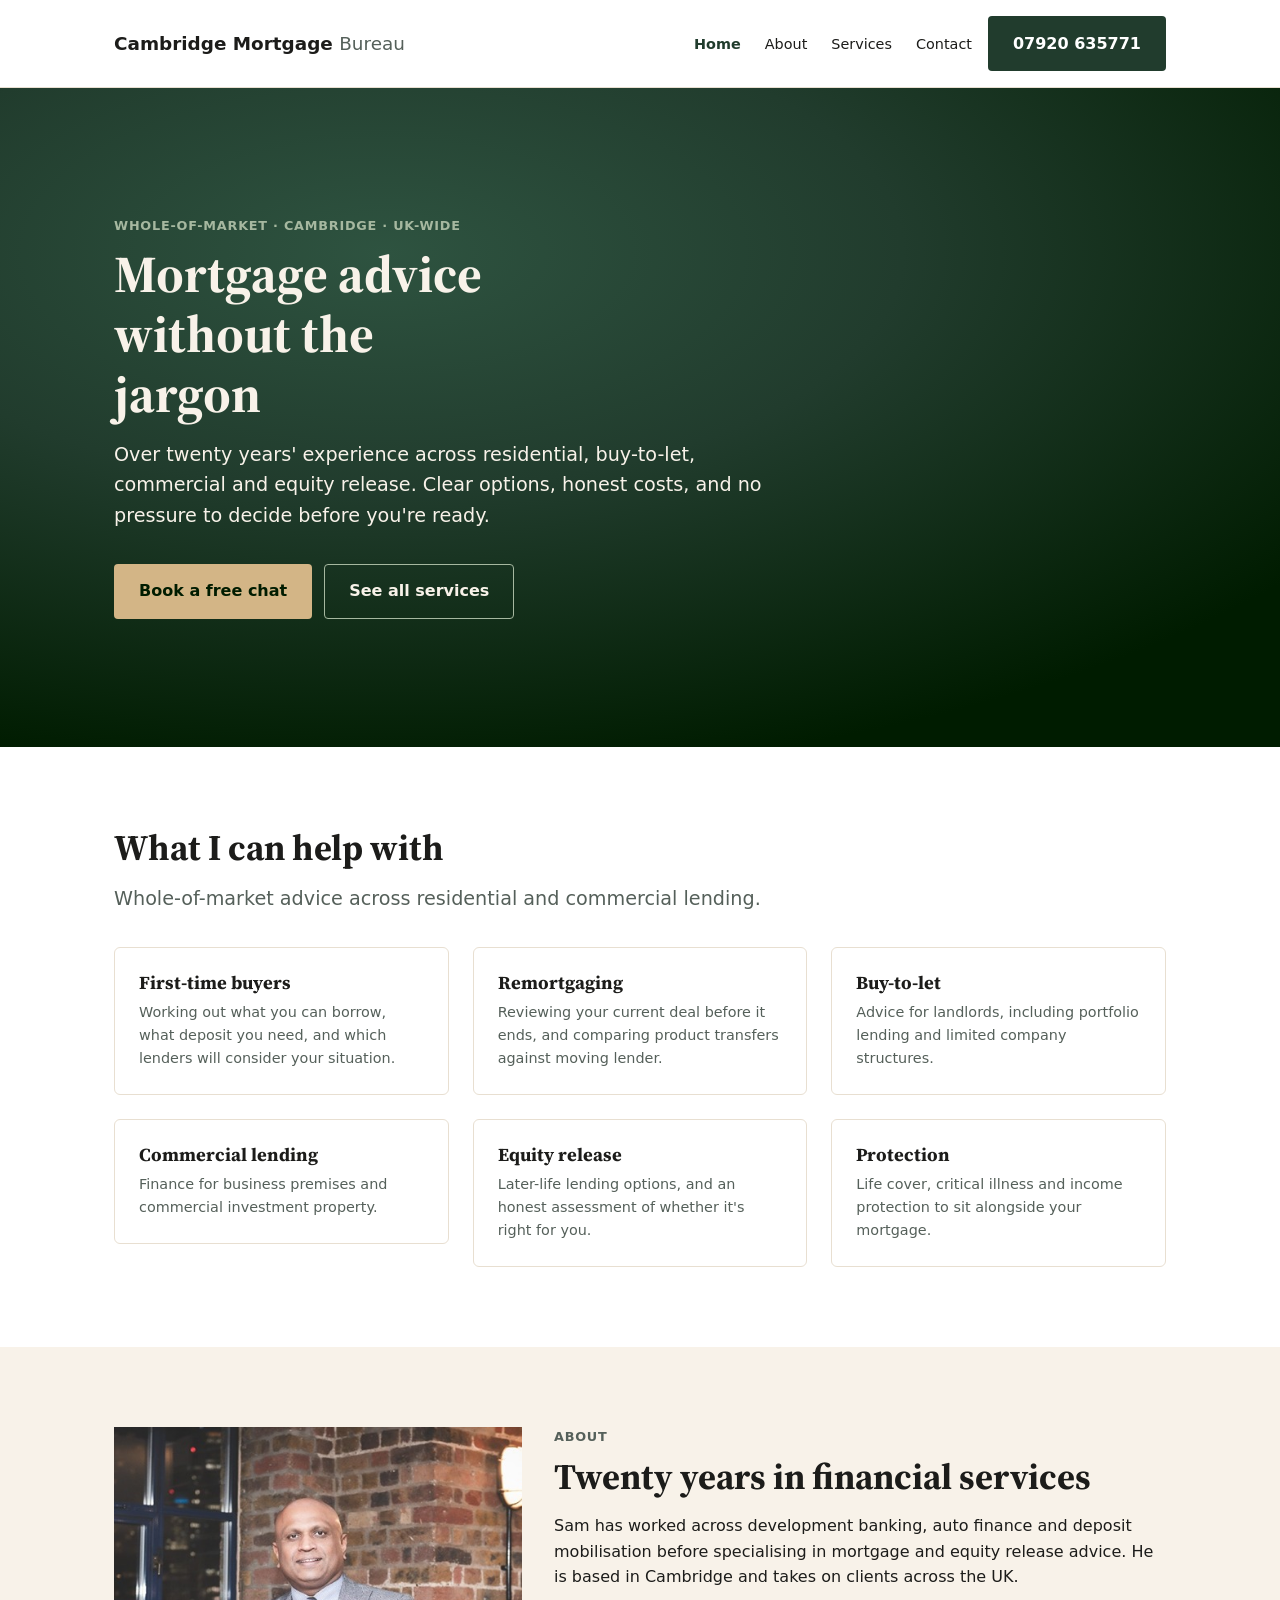
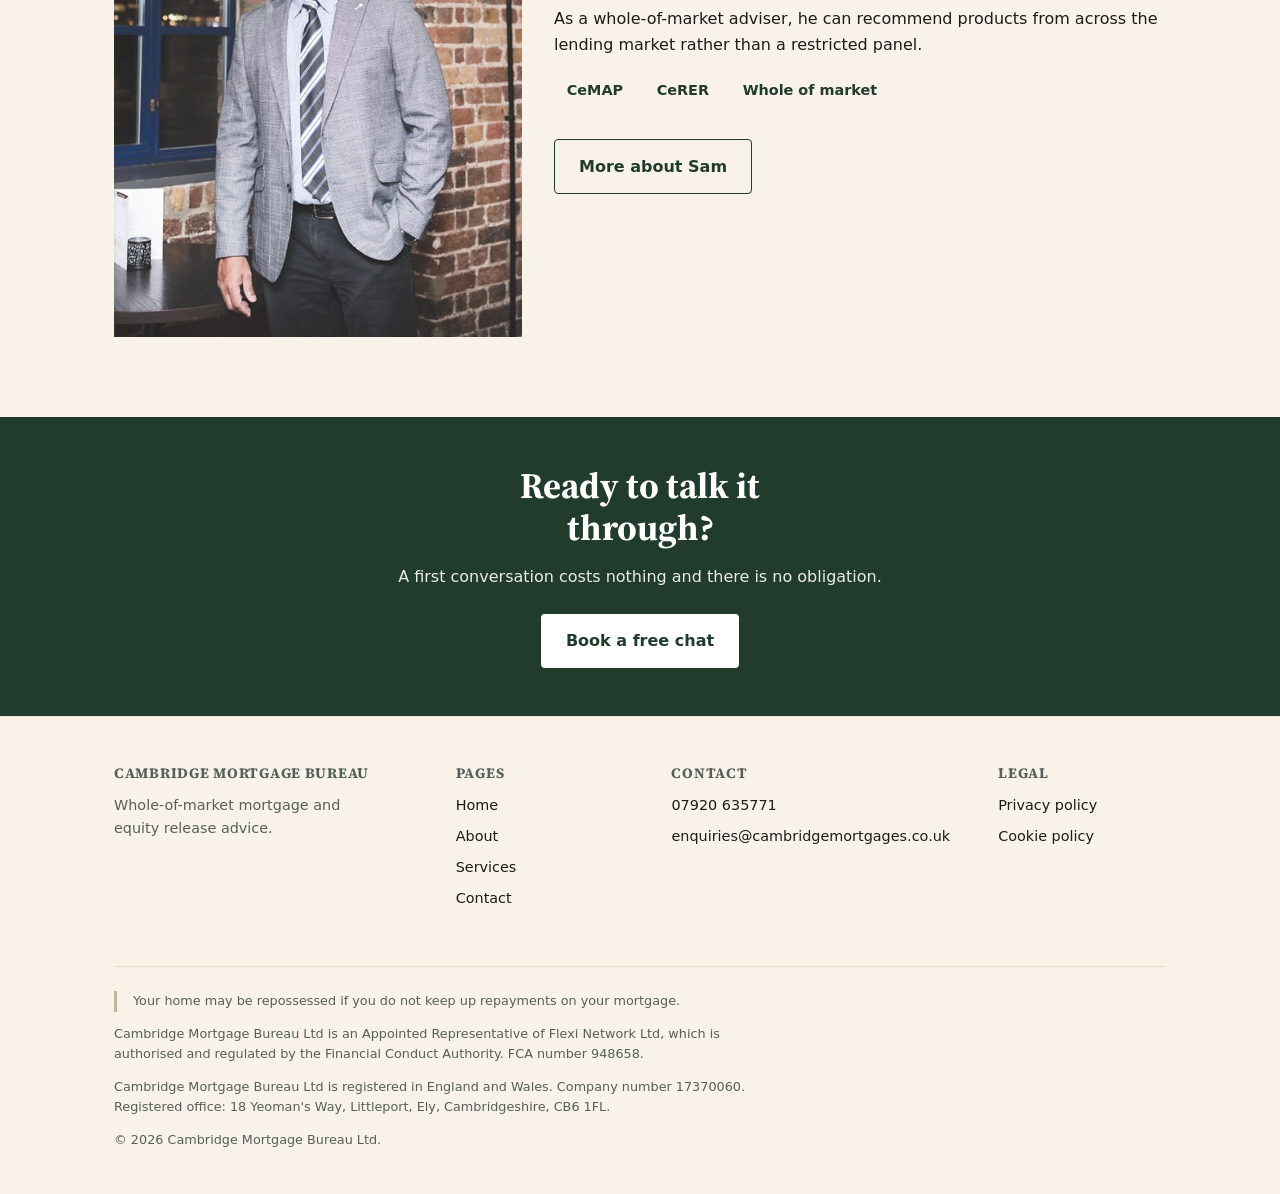
<file: index.html>
<!DOCTYPE html>
<html lang="en-GB">
<head>
  <meta charset="UTF-8">
  <meta name="viewport" content="width=device-width, initial-scale=1.0">
  <link rel="preconnect" href="https://fonts.googleapis.com">
  <link rel="preconnect" href="https://fonts.gstatic.com" crossorigin>
  <link rel="stylesheet" href="https://fonts.googleapis.com/css2?family=Source+Serif+4:opsz,wght@8..60,400;8..60,600;8..60,700&display=swap">
  <title>Cambridge Mortgage Bureau | Whole-of-Market Mortgage Adviser</title>
  <meta name="description" content="Independent, whole-of-market mortgage and equity release advice from Cambridge. First-time buyers, remortgages, buy-to-let and commercial lending across the UK.">

  <link rel="stylesheet" href="css/shared.css">
  <link rel="stylesheet" href="css/home.css">
</head>

<body>

  <a class="skip-link" href="#main">Skip to content</a>

  <!-- ==========================================================================
       SITE HEADER — identical on every page. Do not edit here; if it needs
       changing it has to change in all six files at once.
       ========================================================================== -->
  <header class="site-header">
    <div class="container">

      <a class="site-logo" href="index.html">Cambridge&nbsp;Mortgage <span>Bureau</span></a>

      <nav class="site-nav" aria-label="Main">
        <ul>
          <li><a href="index.html" aria-current="page">Home</a></li>
          <li><a href="about.html">About</a></li>
          <li><a href="services.html">Services</a></li>
          <li><a href="contact.html">Contact</a></li>
        </ul>
      </nav>

      <!-- TODO: replace with the real number when confirmed. -->
      <a class="btn btn-primary" href="tel:+447920635771">07920 635771</a>

    </div>
  </header>


  <main id="main">

    <!-- ========================================================================
         HERO — the only custom-styled block on this page. Styles in home.css.
         No .reveal here: the first thing a visitor sees must appear instantly.
         ======================================================================== -->
    <section class="hero section-dark">
      <div class="container">
        <p class="eyebrow">Whole-of-market · Cambridge · UK-wide</p>
        <h1>Mortgage advice without the jargon</h1>
        <!-- Mortgage advice for the home you want
        Mortgage advice without the jargon
        Mortgage advice that makes sense
        Twenty years of mortgage advice, from Cambridge -->
        <p class="lede">Over twenty years' experience across residential, buy-to-let, commercial and equity release. Clear options, honest costs, and no pressure to decide before you're ready.</p>
        <div class="btn-group">
          <a class="btn btn-primary" href="contact.html">Book a free chat</a>
          <a class="btn btn-secondary" href="services.html">See all services</a>
        </div>
      </div>
    </section>


    <!-- ========================================================================
         SERVICES SUMMARY — six cards, each linking to its section on the
         services page. Full detail lives there, not here.
         ======================================================================== -->
    <section class="section">
      <div class="container">

        <div class="section-header">
          <h2>What I can help with</h2>
          <p>Whole-of-market advice across residential and commercial lending.</p>
        </div>

        <ul class="card-grid">

          <li class="reveal">
            <a class="card card-link" href="services.html#first-time-buyers">
              <h3>First-time buyers</h3>
              <p>Working out what you can borrow, what deposit you need, and which lenders will consider your situation.</p>
            </a>
          </li>

          <li class="reveal">
            <a class="card card-link" href="services.html#remortgaging">
              <h3>Remortgaging</h3>
              <p>Reviewing your current deal before it ends, and comparing product transfers against moving lender.</p>
            </a>
          </li>

          <li class="reveal">
            <a class="card card-link" href="services.html#buy-to-let">
              <h3>Buy-to-let</h3>
              <p>Advice for landlords, including portfolio lending and limited company structures.</p>
            </a>
          </li>

          <li class="reveal">
            <a class="card card-link" href="services.html#commercial">
              <h3>Commercial lending</h3>
              <p>Finance for business premises and commercial investment property.</p>
            </a>
          </li>

          <li class="reveal">
            <a class="card card-link" href="services.html#equity-release">
              <h3>Equity release</h3>
              <p>Later-life lending options, and an honest assessment of whether it's right for you.</p>
            </a>
          </li>

          <li class="reveal">
            <a class="card card-link" href="services.html#protection">
              <h3>Protection</h3>
              <p>Life cover, critical illness and income protection to sit alongside your mortgage.</p>
            </a>
          </li>

        </ul>

      </div>
    </section>


    <!-- ========================================================================
         ABOUT TEASER — short version only. The full bio is on about.html.
         ======================================================================== -->
    <section class="section section-alt">
      <div class="container split">

        <div>
          <!-- TODO: replace with the real photo of Sam. -->
          <img src="sam-makalandawa-mortgage-adviser.jpg" alt="Sam Makalandawa, mortgage and equity release adviser">
        </div>

        <div>
          <p class="eyebrow">About</p>
          <h2>Twenty years in financial services</h2>
          <p>Sam has worked across development banking, auto finance and deposit mobilisation before specialising in mortgage and equity release advice. He is based in Cambridge and takes on clients across the UK.</p>
          <p>As a whole-of-market adviser, he can recommend products from across the lending market rather than a restricted panel.</p>

          <ul class="pill-list">
            <li>CeMAP</li>
            <li>CeRER</li>
            <li>Whole of market</li>
          </ul>

          <p>
            <a class="btn btn-secondary btn-secondary-sam" href="about.html">More about Sam</a>
          </p>
        </div>

      </div>
    </section>


    <!-- ========================================================================
         CALL TO ACTION — one per page maximum.
         ======================================================================== -->
    <section class="cta-band">
      <div class="container">
        <h2>Ready to talk it through?</h2>
        <p>A first conversation costs nothing and there is no obligation.</p>
        <div class="btn-group">
          <a class="btn btn-primary" href="contact.html">Book a free chat</a>
        </div>
      </div>
    </section>

  </main>


  <!-- ==========================================================================
       SITE FOOTER — identical on every page. Regulatory wording is placeholder
       until Flexi Network confirm it.
       ========================================================================== -->
  <footer class="site-footer">
    <div class="container">

      <div class="footer-grid">

        <div>
          <h3>Cambridge Mortgage Bureau</h3>
          <p>Whole-of-market mortgage and equity release advice.</p>
        </div>

        <div>
          <h3>Pages</h3>
          <nav aria-label="Footer">
            <ul>
              <li><a href="index.html">Home</a></li>
              <li><a href="about.html">About</a></li>
              <li><a href="services.html">Services</a></li>
              <li><a href="contact.html">Contact</a></li>
            </ul>
          </nav>
        </div>

        <div>
          <h3>Contact</h3>
          <ul>
            <li><a href="tel:+447920635771">07920 635771</a></li>
            <li><a href="mailto:enquiries@cambridgemortgages.co.uk">enquiries@cambridgemortgages.co.uk</a></li>
          </ul>
        </div>

        <div>
          <h3>Legal</h3>
          <ul>
            <li><a href="privacy.html">Privacy policy</a></li>
            <li><a href="cookies.html">Cookie policy</a></li>
          </ul>
        </div>

      </div>

      <div class="footer-legal">

        <p class="footer-warning">
          Your home may be repossessed if you do not keep up repayments on your mortgage.
        </p>

        <!-- TODO: Flexi Network to confirm exact required wording. -->
        <p>
          Cambridge Mortgage Bureau Ltd is an Appointed Representative of
          Flexi Network Ltd, which is authorised and regulated by the
          Financial Conduct Authority. FCA number 948658.
        </p>

        <p>
          Cambridge Mortgage Bureau Ltd is registered in England and Wales.
          Company number 17370060. Registered office: 18 Yeoman's Way,
          Littleport, Ely, Cambridgeshire, CB6 1FL.
        </p>

        <p>&copy; 2026 Cambridge Mortgage Bureau Ltd.</p>

      </div>
    </div>
  </footer>

  <script src="js/reveal.js"></script>

</body>
</html>
</file>
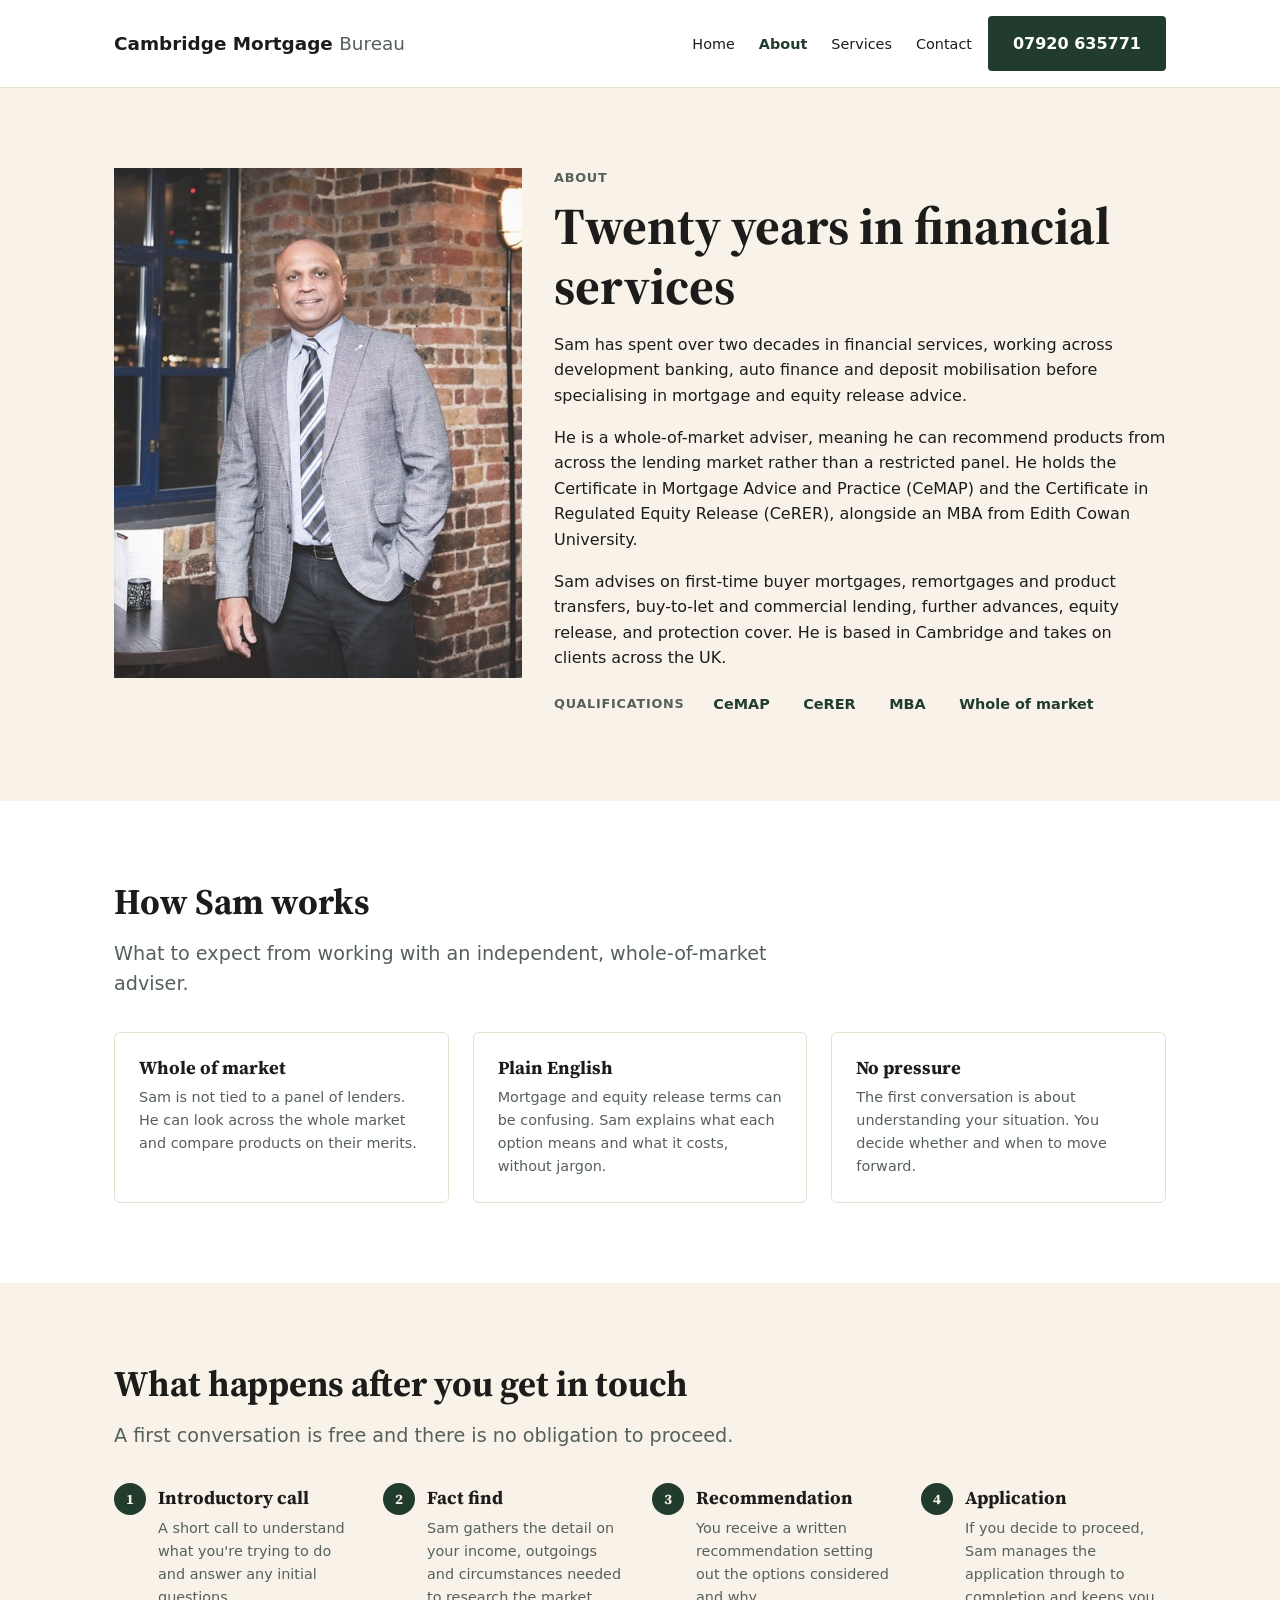
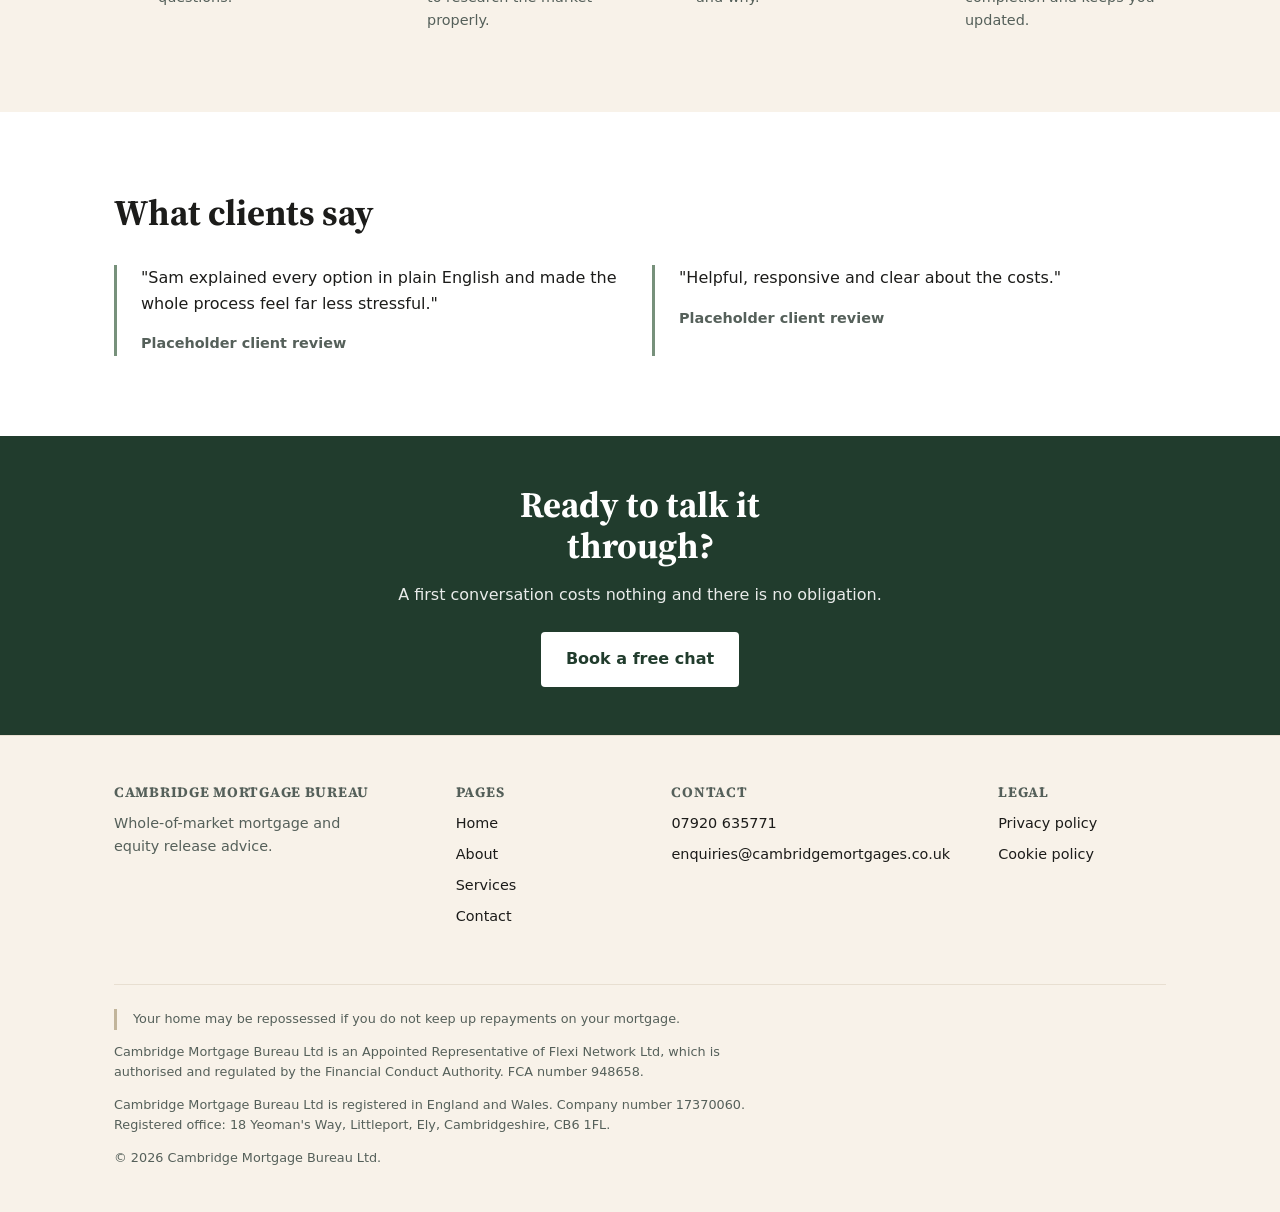
<file: about.html>
<!DOCTYPE html>
<html lang="en-GB">
<head>
  <meta charset="UTF-8">
  <meta name="viewport" content="width=device-width, initial-scale=1.0">
  <link rel="preconnect" href="https://fonts.googleapis.com">
  <link rel="preconnect" href="https://fonts.gstatic.com" crossorigin>
  <link rel="stylesheet" href="https://fonts.googleapis.com/css2?family=Source+Serif+4:opsz,wght@8..60,400;8..60,600;8..60,700&display=swap">
  <title>About | Cambridge Mortgage Bureau</title>
  <meta name="description" content="Sam Makalandawa has twenty years' experience in financial services. Whole-of-market mortgage and equity release advice from Cambridge, serving clients across the UK.">

  <link rel="stylesheet" href="css/shared.css">
  <link rel="stylesheet" href="css/about.css">
</head>

<body>

  <a class="skip-link" href="#main">Skip to content</a>

  <!-- ==========================================================================
       SITE HEADER — identical on every page. Do not edit here; if it needs
       changing it has to change in all six files at once.
       ========================================================================== -->
  <header class="site-header">
    <div class="container">

      <a class="site-logo" href="index.html">Cambridge&nbsp;Mortgage <span>Bureau</span></a>

      <nav class="site-nav" aria-label="Main">
        <ul>
          <li><a href="index.html">Home</a></li>
          <li><a href="about.html" aria-current="page">About</a></li>
          <li><a href="services.html">Services</a></li>
          <li><a href="contact.html">Contact</a></li>
        </ul>
      </nav>

      <!-- TODO: replace with the real number when confirmed. -->
      <a class="btn btn-primary" href="tel:+447920635771">07920 635771</a>

    </div>
  </header>


  <main id="main">

    <!-- ========================================================================
         BIO — photo beside text, matching the about teaser on the home page.
         ======================================================================== -->
    <section class="section section-alt">
      <div class="container split">

        <div>
          <!-- TODO: replace with the real photo of Sam. -->
          <img src="sam-makalandawa-mortgage-adviser.jpg" alt="Sam Makalandawa, mortgage and equity release adviser">
        </div>

        <div>
          <p class="eyebrow">About</p>
          <h1>Twenty years in financial services</h1>
          <p>Sam has spent over two decades in financial services, working across development banking, auto finance and deposit mobilisation before specialising in mortgage and equity release advice.</p>
          <p>He is a whole-of-market adviser, meaning he can recommend products from across the lending market rather than a restricted panel. He holds the Certificate in Mortgage Advice and Practice (CeMAP) and the Certificate in Regulated Equity Release (CeRER), alongside an MBA from Edith Cowan University.</p>
          <p>Sam advises on first-time buyer mortgages, remortgages and product transfers, buy-to-let and commercial lending, further advances, equity release, and protection cover. He is based in Cambridge and takes on clients across the UK.</p>

          <div class="qualifications-row">
            <p class="eyebrow">Qualifications</p>
            <ul class="pill-list">
              <li>CeMAP</li>
              <li>CeRER</li>
              <li>MBA</li>
              <li>Whole of market</li>
            </ul>
          </div>
        </div>

      </div>
    </section>


    <!-- ========================================================================
         HOW SAM WORKS — three cards, same pattern as the home page services
         summary so the two pages feel consistent.
         ======================================================================== -->
    <section class="section" id="how-sam-works">
      <div class="container">

        <div class="section-header">
          <h2>How Sam works</h2>
          <p>What to expect from working with an independent, whole-of-market adviser.</p>
        </div>

        <ul class="card-grid">

          <li class="reveal card">
            <h3>Whole of market</h3>
            <p>Sam is not tied to a panel of lenders. He can look across the whole market and compare products on their merits.</p>
          </li>

          <li class="reveal card">
            <h3>Plain English</h3>
            <p>Mortgage and equity release terms can be confusing. Sam explains what each option means and what it costs, without jargon.</p>
          </li>

          <li class="reveal card">
            <h3>No pressure</h3>
            <p>The first conversation is about understanding your situation. You decide whether and when to move forward.</p>
          </li>

        </ul>

      </div>
    </section>


    <!-- ========================================================================
         PROCESS — the four-step overview of what happens after first contact.
         ======================================================================== -->
    <section class="section section-alt">
      <div class="container">

        <div class="section-header">
          <h2>What happens after you get in touch</h2>
          <p>A first conversation is free and there is no obligation to proceed.</p>
        </div>

        <ol class="process">

          <li>
            <h3>Introductory call</h3>
            <p>A short call to understand what you're trying to do and answer any initial questions.</p>
          </li>

          <li>
            <h3>Fact find</h3>
            <p>Sam gathers the detail on your income, outgoings and circumstances needed to research the market properly.</p>
          </li>

          <li>
            <h3>Recommendation</h3>
            <p>You receive a written recommendation setting out the options considered and why.</p>
          </li>

          <li>
            <h3>Application</h3>
            <p>If you decide to proceed, Sam manages the application through to completion and keeps you updated.</p>
          </li>

        </ol>

      </div>
    </section>


    <!-- ========================================================================
         TESTIMONIALS — placeholder until Sen confirms which reviews are
         cleared for use. See COMPONENTS.md.
         ======================================================================== -->
    <section class="section">
      <div class="container">

        <div class="section-header">
          <h2>What clients say</h2>
        </div>

        <div class="card-grid">
          <blockquote class="quote">
            <p>"Sam explained every option in plain English and made the whole process feel far less stressful."</p>
            <footer>Placeholder client review</footer>
          </blockquote>

          <blockquote class="quote">
            <p>"Helpful, responsive and clear about the costs."</p>
            <footer>Placeholder client review</footer>
          </blockquote>
        </div>

      </div>
    </section>


    <!-- ========================================================================
         CALL TO ACTION — one per page maximum.
         ======================================================================== -->
    <section class="cta-band">
      <div class="container">
        <h2>Ready to talk it through?</h2>
        <p>A first conversation costs nothing and there is no obligation.</p>
        <div class="btn-group">
          <a class="btn btn-primary" href="contact.html">Book a free chat</a>
        </div>
      </div>
    </section>

  </main>


  <!-- ==========================================================================
       SITE FOOTER — identical on every page. Regulatory wording is placeholder
       until Flexi Network confirm it.
       ========================================================================== -->
  <footer class="site-footer">
    <div class="container">

      <div class="footer-grid">

        <div>
          <h3>Cambridge Mortgage Bureau</h3>
          <p>Whole-of-market mortgage and equity release advice.</p>
        </div>

        <div>
          <h3>Pages</h3>
          <nav aria-label="Footer">
            <ul>
              <li><a href="index.html">Home</a></li>
              <li><a href="about.html">About</a></li>
              <li><a href="services.html">Services</a></li>
              <li><a href="contact.html">Contact</a></li>
            </ul>
          </nav>
        </div>

        <div>
          <h3>Contact</h3>
          <ul>
            <li><a href="tel:+447920635771">07920 635771</a></li>
            <li><a href="mailto:enquiries@cambridgemortgages.co.uk">enquiries@cambridgemortgages.co.uk</a></li>
          </ul>
        </div>

        <div>
          <h3>Legal</h3>
          <ul>
            <li><a href="privacy.html">Privacy policy</a></li>
            <li><a href="cookies.html">Cookie policy</a></li>
          </ul>
        </div>

      </div>

      <div class="footer-legal">

        <p class="footer-warning">
          Your home may be repossessed if you do not keep up repayments on your mortgage.
        </p>

        <!-- TODO: Flexi Network to confirm exact required wording. -->
        <p>
          Cambridge Mortgage Bureau Ltd is an Appointed Representative of
          Flexi Network Ltd, which is authorised and regulated by the
          Financial Conduct Authority. FCA number 948658.
        </p>

        <p>
          Cambridge Mortgage Bureau Ltd is registered in England and Wales.
          Company number 17370060. Registered office: 18 Yeoman's Way,
          Littleport, Ely, Cambridgeshire, CB6 1FL.
        </p>

        <p>&copy; 2026 Cambridge Mortgage Bureau Ltd.</p>

      </div>
    </div>
  </footer>

  <script src="js/reveal.js"></script>

</body>
</html>
</file>
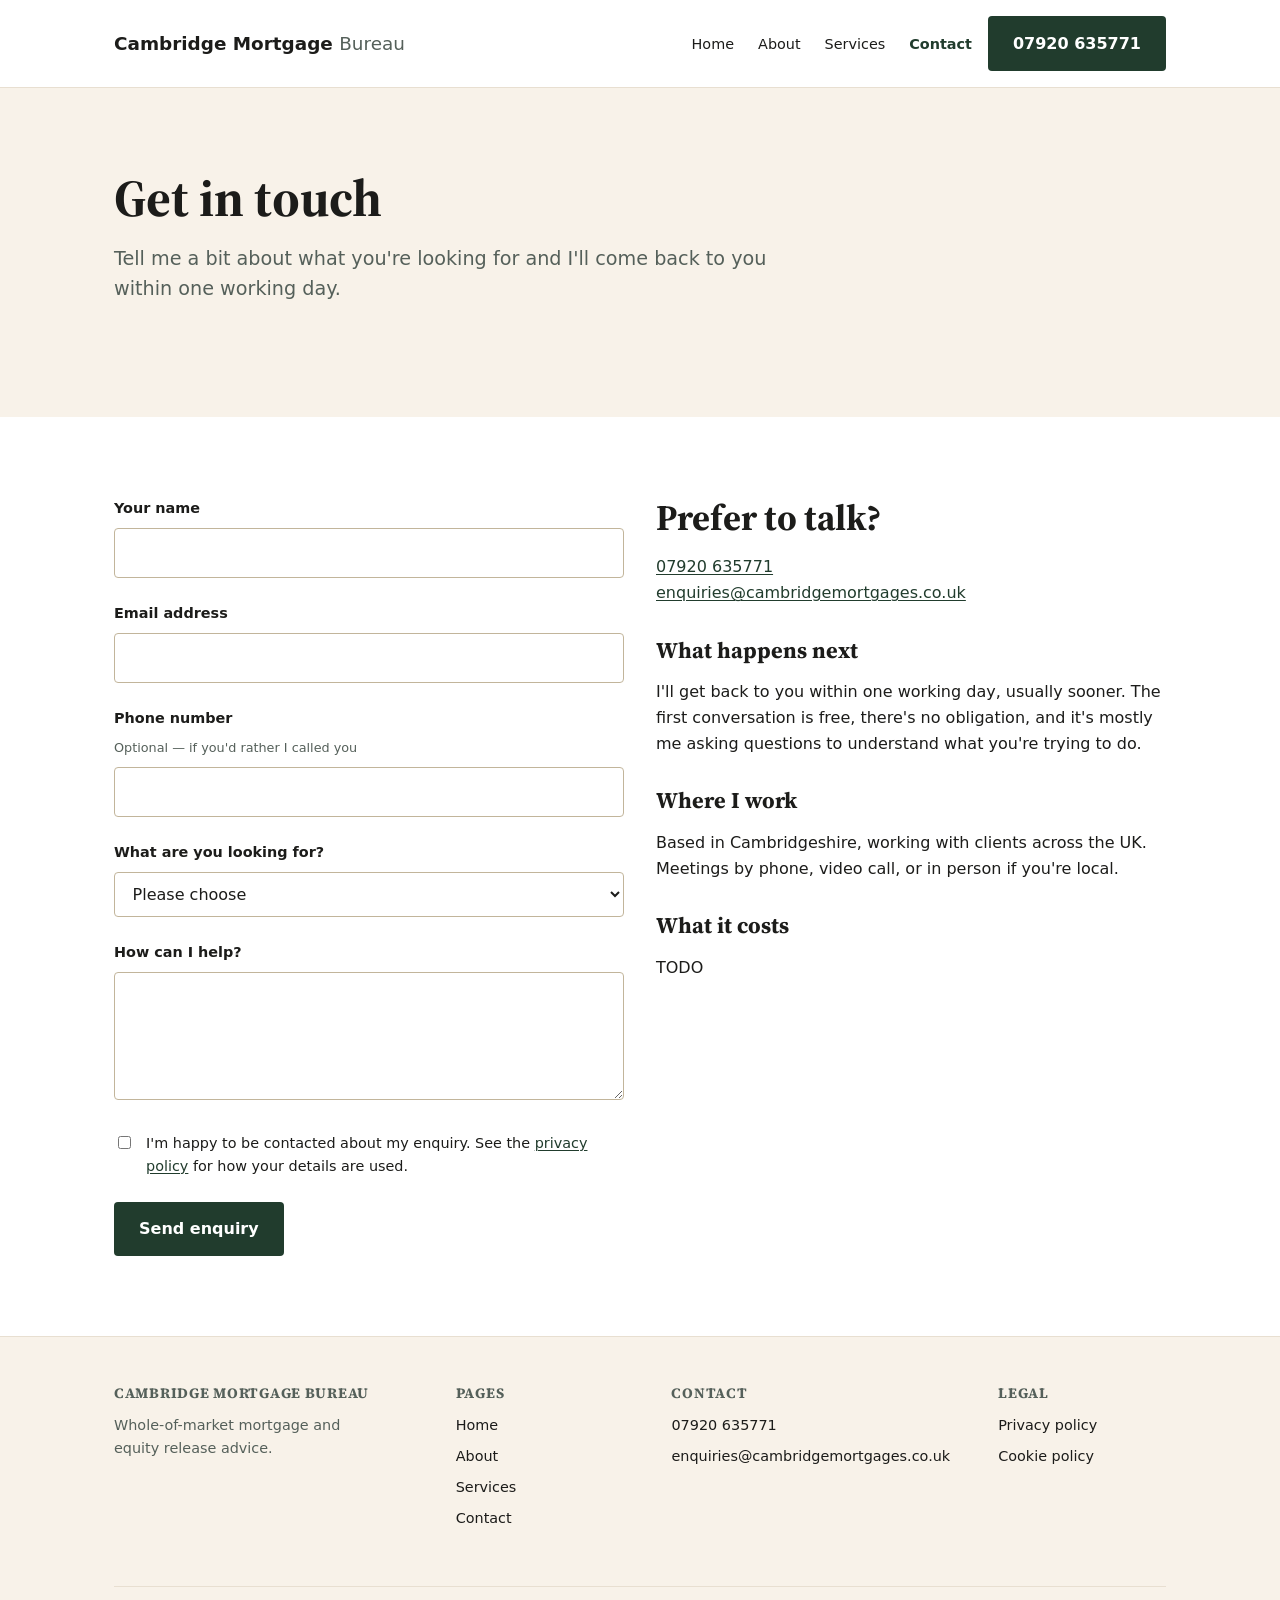
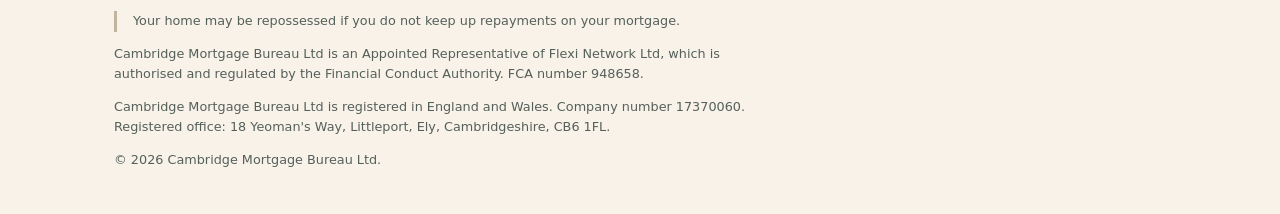
<file: contact.html>
<!DOCTYPE html>
<!--
  ============================================================================
  PAGE TEMPLATE — copy this file to start a new page.

  HOW TO USE:
    1. Copy this file and rename it (about.html, services.html, etc.)
    2. Change the <title> and <meta name="description">
    3. Change the css/PAGENAME.css link to match your page
    4. Add aria-current="page" to your page's link in the nav
    5. Write your content inside <main>

  DO NOT change the header or footer markup. They are the same on every
  page — if they need changing, tell Sen so it gets changed everywhere at
  once.
  ============================================================================
-->
<html lang="en-GB">
<head>
  <meta charset="UTF-8">
  <meta name="viewport" content="width=device-width, initial-scale=1.0">

  <!-- CHANGE THIS. Shows in the browser tab and as the headline in Google
       results. Format: Page name | Business name -->
  <title>Contact | Cambridge Mortgage Bureau</title>
    <link rel="preconnect" href="https://fonts.googleapis.com">
  <link rel="preconnect" href="https://fonts.gstatic.com" crossorigin>
  <link rel="stylesheet" href="https://fonts.googleapis.com/css2?family=Source+Serif+4:opsz,wght@8..60,400;8..60,600;8..60,700&display=swap">

  <!-- CHANGE THIS. The grey summary text under the link in Google results.
       Aim for 140-155 characters. -->
  <meta name="description" content="Whole-of-market mortgage and equity release advice from Cambridge, serving clients across the UK.">

  <!-- Shared styles first, then page-specific styles. Order matters:
       later rules win when specificity is equal, so your page CSS can
       override the shared defaults if it needs to. -->
  <link rel="stylesheet" href="css/shared.css">
  <link rel="stylesheet" href="css/contact.css">
</head>

<body>

  <!-- Lets keyboard users jump past the nav. Hidden until focused. -->
  <a class="skip-link" href="#main">Skip to content</a>

  <!-- ==========================================================================
       SITE HEADER — identical on every page. Do not edit.
       ========================================================================== -->
  <header class="site-header">
    <div class="container">

      <a class="site-logo" href="index.html">Cambridge&nbsp;Mortgage <span>Bureau</span></a>

      <!-- aria-label distinguishes this from the footer nav for screen
           readers. Links are in a <ul> so screen readers announce how many
           items there are before reading them. -->
      <nav class="site-nav" aria-label="Main">
        <ul>
          <li><a href="index.html">Home</a></li>
          <li><a href="about.html">About</a></li>
          <li><a href="services.html">Services</a></li>
          <li><a href="contact.html" aria-current="page">Contact</a></li>
        </ul>
      </nav>

      <!-- tel: link makes the number tappable on mobile. Keep the href in
           full international format (+44, no leading zero) and the visible
           text in readable format.
           TODO: replace with the real number when confirmed. -->
      <a class="btn btn-primary" href="tel:+447920635771">07920 635771</a>

    </div>
  </header>


  <!-- ==========================================================================
       PAGE CONTENT — this is the part you write.
       id="main" is the target of the skip link above.
       ========================================================================== -->
  <main id="main">

  <section class="section section-alt">
  <div class="container">
    <div class="section-header">
      <h1>Get in touch</h1>
      <p>Tell me a bit about what you're looking for and I'll come back to you within one working day.</p>
    </div>
  </div>
</section>

<section class="section">
  <div class="container split-even">

    <!-- ====================================================================
         CONTACT FORM

         Netlify handles this. No JavaScript, no third-party service.
         Three attributes make it work:
           name="contact"       — the form name in the Netlify dashboard
           data-netlify="true"  — tells Netlify to process this form
           netlify-honeypot     — names the hidden anti-spam field

         Submissions appear at: Netlify dashboard → Forms → contact
         Email notifications are configured separately in Netlify.
         ==================================================================== -->
    <div>
      <form name="contact"
            method="POST"
            data-netlify="true"
            netlify-honeypot="bot-field"
            action="/thanks.html">

        <!-- Anti-spam honeypot. Hidden from real users, but bots fill in
             every field they find. If this has a value, Netlify discards
             the submission silently. Do not remove. -->
        <p class="visually-hidden">
          <label>Leave this field empty: <input name="bot-field"></label>
        </p>

        <div class="form-field">
          <label for="name">Your name</label>
          <input type="text" id="name" name="name" required autocomplete="name">
        </div>

        <div class="form-field">
          <label for="email">Email address</label>
          <input type="email" id="email" name="email" required autocomplete="email">
        </div>

        <div class="form-field">
          <label for="phone">Phone number</label>
          <span class="form-hint" id="phone-hint">Optional — if you'd rather I called you</span>
          <input type="tel" id="phone" name="phone"
                 autocomplete="tel" aria-describedby="phone-hint">
        </div>

        <div class="form-field">
          <label for="enquiry">What are you looking for?</label>
          <select id="enquiry" name="enquiry">
            <option value="">Please choose</option>
            <option>First-time buyer mortgage</option>
            <option>Remortgage or product transfer</option>
            <option>Buy-to-let</option>
            <option>Commercial lending</option>
            <option>Equity release</option>
            <option>Protection or insurance</option>
            <option>Something else</option>
          </select>
        </div>

        <div class="form-field">
          <label for="message">How can I help?</label>
          <textarea id="message" name="message" required></textarea>
        </div>

        <div class="form-consent">
          <input type="checkbox" id="consent" name="consent" required>
          <label for="consent">
            I'm happy to be contacted about my enquiry. See the
            <a href="privacy.html">privacy policy</a> for how your details are used.
          </label>
        </div>

        <button type="submit" class="btn btn-primary">Send enquiry</button>

      </form>
    </div>


    <!-- ====================================================================
         CONTACT DETAILS

         Matters as much as the form. Plenty of people won't fill in a form
         at all, and everyone wants to know what happens after they press
         send.
         ==================================================================== -->
    <div class="contact-details">

      <h2>Prefer to talk?</h2>
      <p>
        <a href="tel:+447920635771">07920 635771</a><br>
        <a href="mailto:enquiries@cambridgemortgages.co.uk">enquiries@cambridgemortgages.co.uk</a>
      </p>

      <h3>What happens next</h3>
      <p>I'll get back to you within one working day, usually sooner. The first
         conversation is free, there's no obligation, and it's mostly me asking
         questions to understand what you're trying to do.</p>

      <h3>Where I work</h3>
      <p>Based in Cambridgeshire, working with clients across the UK. Meetings
         by phone, video call, or in person if you're local.</p>

      <h3>What it costs</h3>
      <!-- TODO: confirm fee structure with Dad — must be disclosed. -->
      <p>TODO</p>

    </div>

    </div>
  </section>

  </main>


  <!-- ==========================================================================
       SITE FOOTER — identical on every page. Do not edit.

       The regulatory text below is PLACEHOLDER wording. Flexi Network have
       to supply the exact required text before this site goes live.
       ========================================================================== -->
  <footer class="site-footer">
    <div class="container">

      <div class="footer-grid">

        <div>
          <h3>Cambridge Mortgage Bureau</h3>
          <p>Whole-of-market mortgage and equity release advice.</p>
        </div>

        <div>
          <h3>Pages</h3>
          <nav aria-label="Footer">
            <ul>
              <li><a href="index.html">Home</a></li>
              <li><a href="about.html">About</a></li>
              <li><a href="services.html">Services</a></li>
              <li><a href="contact.html">Contact</a></li>
            </ul>
          </nav>
        </div>

        <div>
          <h3>Contact</h3>
          <ul>
            <li><a href="tel:+447920635771">07920 635771</a></li>
            <li><a href="mailto:enquiries@cambridgemortgages.co.uk">enquiries@cambridgemortgages.co.uk</a></li>
          </ul>
        </div>

        <div>
          <h3>Legal</h3>
          <ul>
            <li><a href="privacy.html">Privacy policy</a></li>
            <li><a href="cookies.html">Cookie policy</a></li>
          </ul>
        </div>

      </div>

      <div class="footer-legal">

        <p class="footer-warning">
          Your home may be repossessed if you do not keep up repayments on your mortgage.
        </p>

        <!-- TODO: Flexi Network to confirm exact required wording. -->
        <p>
          Cambridge Mortgage Bureau Ltd is an Appointed Representative of
          Flexi Network Ltd, which is authorised and regulated by the
          Financial Conduct Authority. FCA number 948658.
        </p>

        <p>
          Cambridge Mortgage Bureau Ltd is registered in England and Wales.
          Company number 17370060. Registered office: 18 Yeoman's Way,
          Littleport, Ely, Cambridgeshire, CB6 1FL.
        </p>

        <p>&copy; 2026 Cambridge Mortgage Bureau Ltd.</p>

      </div>

    </div>
  </footer>

  <!-- Scroll reveal animation. Loaded last so it doesn't block rendering. -->
  <script src="js/reveal.js"></script>

</body>
</html>
</file>
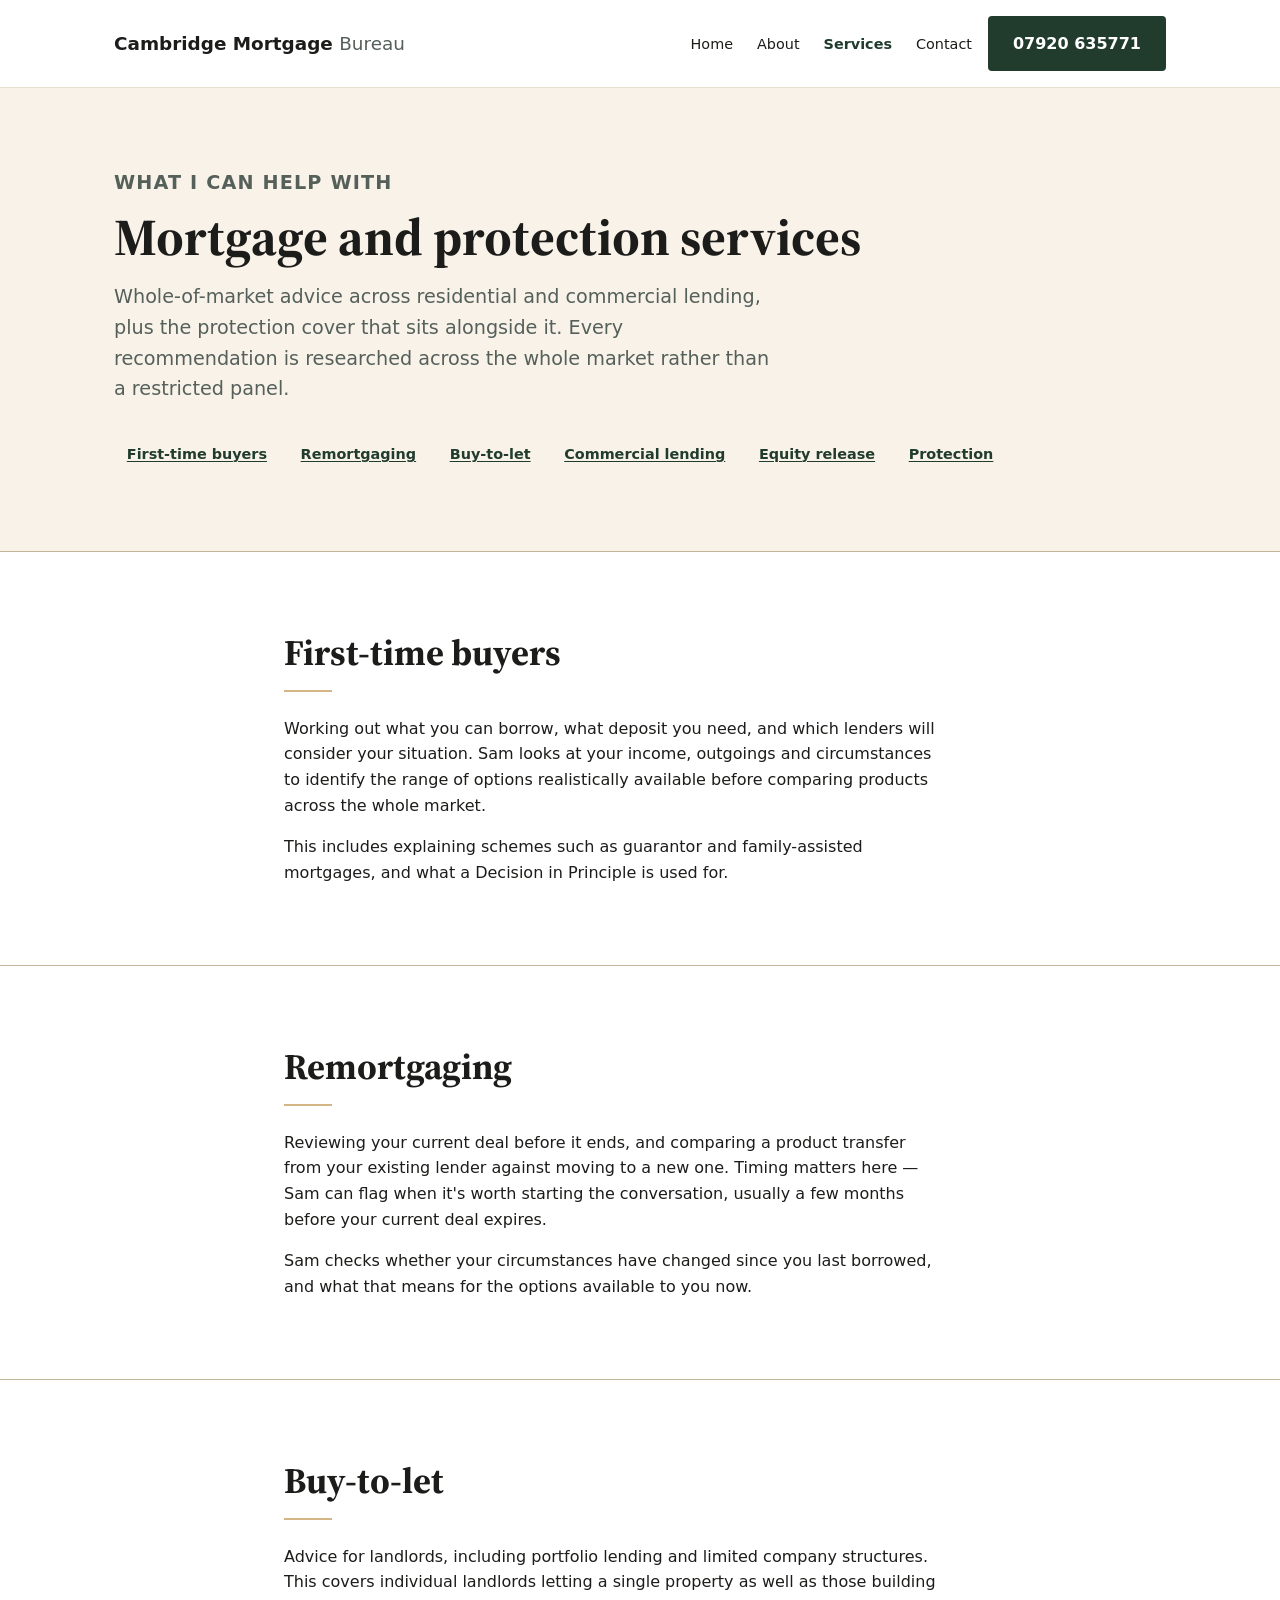
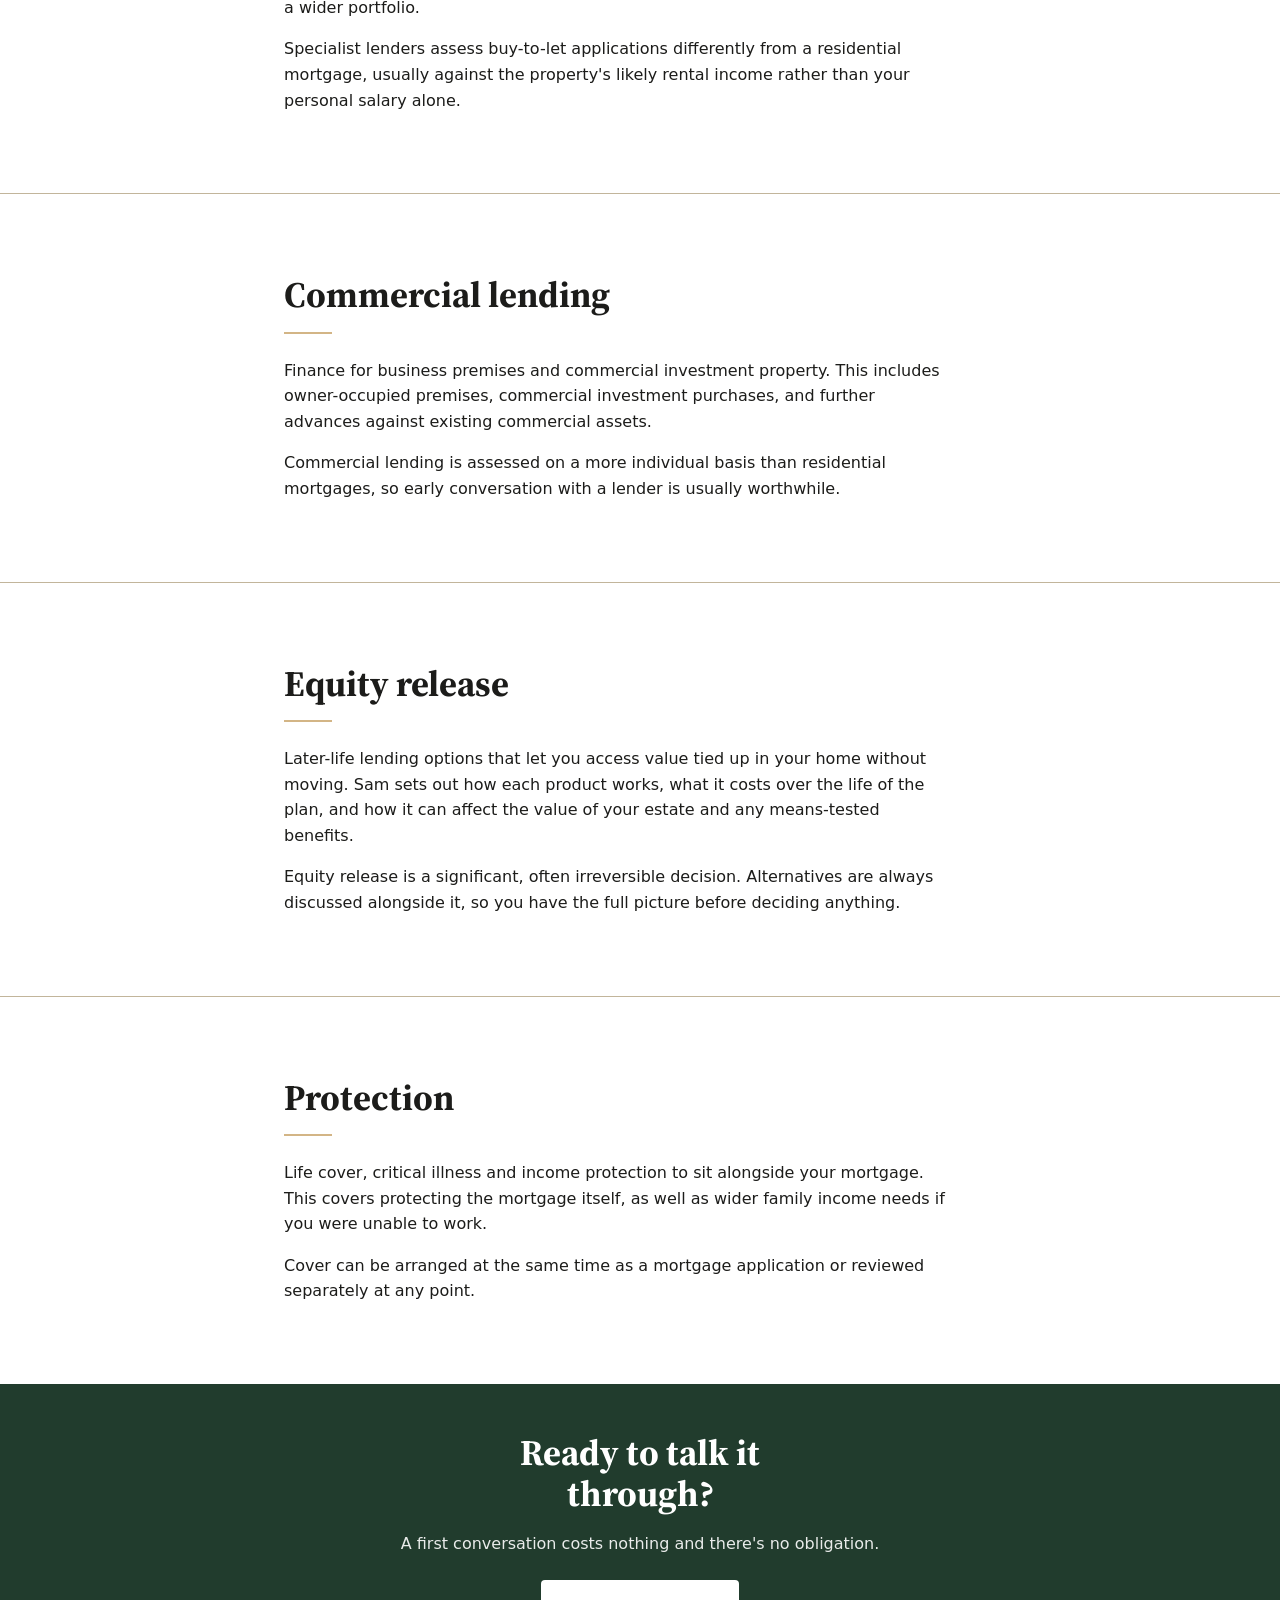
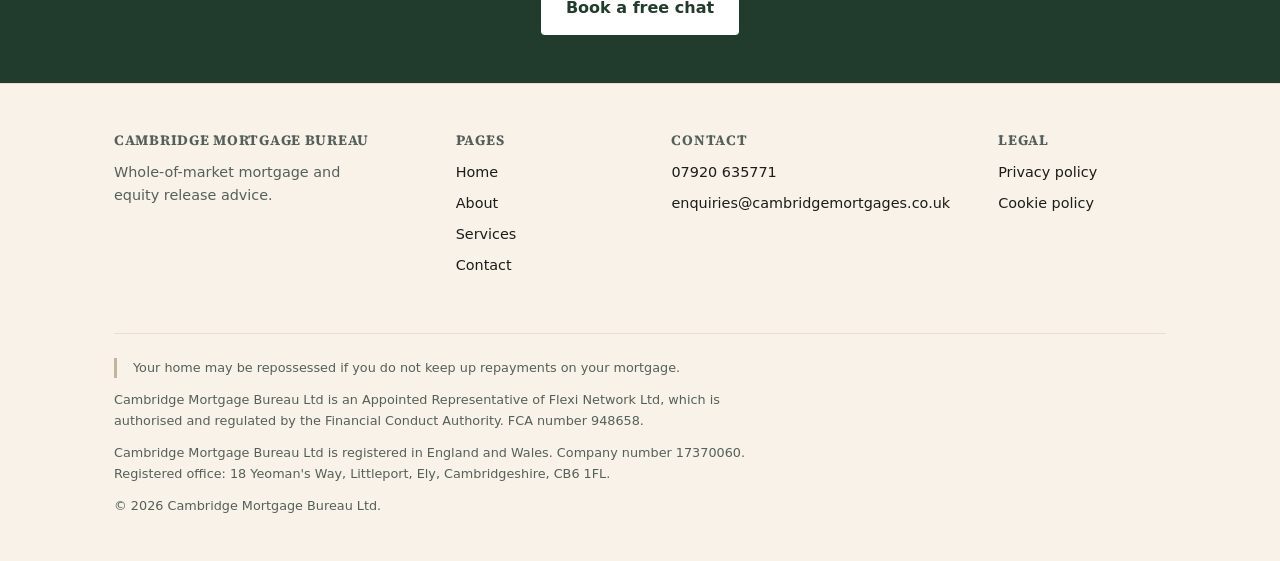
<file: services.html>
<!DOCTYPE html>
<html lang="en-GB">
<head>
  <meta charset="UTF-8">
  <meta name="viewport" content="width=device-width, initial-scale=1.0">
  <link rel="preconnect" href="https://fonts.googleapis.com">
  <link rel="preconnect" href="https://fonts.gstatic.com" crossorigin>
  <link rel="stylesheet" href="https://fonts.googleapis.com/css2?family=Source+Serif+4:opsz,wght@8..60,400;8..60,600;8..60,700&display=swap">
  <title>Services | Cambridge Mortgage Bureau</title>
  <meta name="description" content="Whole-of-market mortgage, buy-to-let, commercial, equity release and protection advice from Cambridge, serving clients across the UK.">

  <link rel="stylesheet" href="css/shared.css">
  <link rel="stylesheet" href="css/services.css">
</head>

<body>

  <a class="skip-link" href="#main">Skip to content</a>

  <!-- ==========================================================================
       SITE HEADER — identical on every page. Do not edit here; if it needs
       changing it has to change in all six files at once.
       ========================================================================== -->
  <header class="site-header">
    <div class="container">

      <a class="site-logo" href="index.html">Cambridge&nbsp;Mortgage <span>Bureau</span></a>

      <nav class="site-nav" aria-label="Main">
        <ul>
          <li><a href="index.html">Home</a></li>
          <li><a href="about.html">About</a></li>
          <li><a href="services.html" aria-current="page">Services</a></li>
          <li><a href="contact.html">Contact</a></li>
        </ul>
      </nav>

      <!-- TODO: replace with the real number when confirmed. -->
      <a class="btn btn-primary" href="tel:+447920635771">07920 635771</a>

    </div>
  </header>


  <main id="main">

    <!-- ========================================================================
         INTRO — heading, one-line summary, and jump links to each service
         section below.
         ======================================================================== -->
    <section class="section section-alt">
      <div class="container">

        <div class="section-header">
          <p class="eyebrow">What I can help with</p>
          <h1>Mortgage and protection services</h1>
          <p>Whole-of-market advice across residential and commercial lending, plus the protection cover that sits alongside it. Every recommendation is researched across the whole market rather than a restricted panel.</p>
        </div>

        <nav aria-label="Services on this page">
          <ul class="pill-list">
            <li><a href="#first-time-buyers">First-time buyers</a></li>
            <li><a href="#remortgaging">Remortgaging</a></li>
            <li><a href="#buy-to-let">Buy-to-let</a></li>
            <li><a href="#commercial">Commercial lending</a></li>
            <li><a href="#equity-release">Equity release</a></li>
            <li><a href="#protection">Protection</a></li>
          </ul>
        </nav>

      </div>
    </section>


    <section class="section service-section" id="first-time-buyers">
      <div class="container">
        <h2>First-time buyers</h2>
        <hr class="rule-accent">
        <div class="prose">
          <p>Working out what you can borrow, what deposit you need, and which lenders will consider your situation. Sam looks at your income, outgoings and circumstances to identify the range of options realistically available before comparing products across the whole market.</p>
          <p>This includes explaining schemes such as guarantor and family-assisted mortgages, and what a Decision in Principle is used for.</p>
        </div>
      </div>
    </section>

    <section class="section service-section" id="remortgaging">
      <div class="container">
        <h2>Remortgaging</h2>
        <hr class="rule-accent">
        <div class="prose">
          <p>Reviewing your current deal before it ends, and comparing a product transfer from your existing lender against moving to a new one. Timing matters here — Sam can flag when it's worth starting the conversation, usually a few months before your current deal expires.</p>
          <p>Sam checks whether your circumstances have changed since you last borrowed, and what that means for the options available to you now.</p>
        </div>
      </div>
    </section>

    <section class="section service-section" id="buy-to-let">
      <div class="container">
        <h2>Buy-to-let</h2>
        <hr class="rule-accent">
        <div class="prose">
          <p>Advice for landlords, including portfolio lending and limited company structures. This covers individual landlords letting a single property as well as those building a wider portfolio.</p>
          <p>Specialist lenders assess buy-to-let applications differently from a residential mortgage, usually against the property's likely rental income rather than your personal salary alone.</p>
        </div>
      </div>
    </section>

    <section class="section service-section" id="commercial">
      <div class="container">
        <h2>Commercial lending</h2>
        <hr class="rule-accent">
        <div class="prose">
          <p>Finance for business premises and commercial investment property. This includes owner-occupied premises, commercial investment purchases, and further advances against existing commercial assets.</p>
          <p>Commercial lending is assessed on a more individual basis than residential mortgages, so early conversation with a lender is usually worthwhile.</p>
        </div>
      </div>
    </section>

    <section class="section service-section" id="equity-release">
      <div class="container">
        <h2>Equity release</h2>
        <hr class="rule-accent">
        <div class="prose">
          <p>Later-life lending options that let you access value tied up in your home without moving. Sam sets out how each product works, what it costs over the life of the plan, and how it can affect the value of your estate and any means-tested benefits.</p>
          <p>Equity release is a significant, often irreversible decision. Alternatives are always discussed alongside it, so you have the full picture before deciding anything.</p>
        </div>
      </div>
    </section>

    <section class="section service-section" id="protection">
      <div class="container">
        <h2>Protection</h2>
        <hr class="rule-accent">
        <div class="prose">
          <p>Life cover, critical illness and income protection to sit alongside your mortgage. This covers protecting the mortgage itself, as well as wider family income needs if you were unable to work.</p>
          <p>Cover can be arranged at the same time as a mortgage application or reviewed separately at any point.</p>
        </div>
      </div>
    </section>

    <section class="cta-band">
      <div class="container">
        <h2>Ready to talk it through?</h2>
        <p>A first conversation costs nothing and there's no obligation.</p>
        <div class="btn-group">
          <a class="btn btn-primary" href="contact.html">Book a free chat</a>
        </div>
      </div>
    </section>
  </main>


  <!-- ==========================================================================
       SITE FOOTER — identical on every page. Regulatory wording is placeholder
       until Flexi Network confirm it.
       ========================================================================== -->
  <footer class="site-footer">
    <div class="container">

      <div class="footer-grid">

        <div>
          <h3>Cambridge Mortgage Bureau</h3>
          <p>Whole-of-market mortgage and equity release advice.</p>
        </div>

        <div>
          <h3>Pages</h3>
          <nav aria-label="Footer">
            <ul>
              <li><a href="index.html">Home</a></li>
              <li><a href="about.html">About</a></li>
              <li><a href="services.html">Services</a></li>
              <li><a href="contact.html">Contact</a></li>
            </ul>
          </nav>
        </div>

        <div>
          <h3>Contact</h3>
          <ul>
            <li><a href="tel:+447920635771">07920 635771</a></li>
            <li><a href="mailto:enquiries@cambridgemortgages.co.uk">enquiries@cambridgemortgages.co.uk</a></li>
          </ul>
        </div>

        <div>
          <h3>Legal</h3>
          <ul>
            <li><a href="privacy.html">Privacy policy</a></li>
            <li><a href="cookies.html">Cookie policy</a></li>
          </ul>
        </div>

      </div>

      <div class="footer-legal">

        <p class="footer-warning">
          Your home may be repossessed if you do not keep up repayments on your mortgage.
        </p>

        <!-- TODO: Flexi Network to confirm exact required wording. -->
        <p>
          Cambridge Mortgage Bureau Ltd is an Appointed Representative of
          Flexi Network Ltd, which is authorised and regulated by the
          Financial Conduct Authority. FCA number 948658.
        </p>

        <p>
          Cambridge Mortgage Bureau Ltd is registered in England and Wales.
          Company number 17370060. Registered office: 18 Yeoman's Way,
          Littleport, Ely, Cambridgeshire, CB6 1FL.
        </p>

        <p>&copy; 2026 Cambridge Mortgage Bureau Ltd.</p>

      </div>

    </div>
  </footer>

  <script src="js/reveal.js"></script>

</body>
</html>
</file>
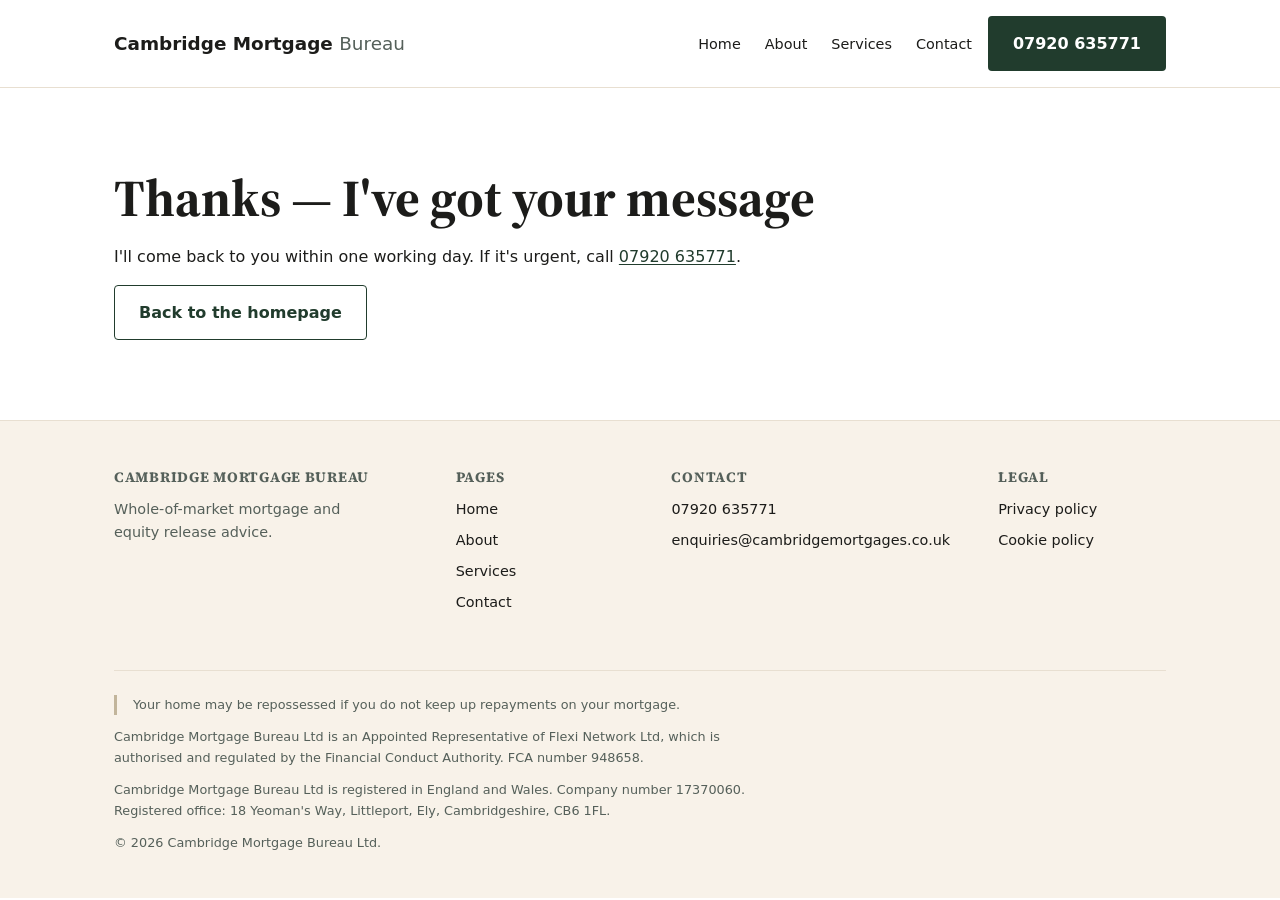
<file: thanks.html>
<!DOCTYPE html>
<!--
  ============================================================================
  PAGE TEMPLATE — copy this file to start a new page.

  HOW TO USE:
    1. Copy this file and rename it (about.html, services.html, etc.)
    2. Change the <title> and <meta name="description">
    3. Change the css/PAGENAME.css link to match your page
    4. Add aria-current="page" to your page's link in the nav
    5. Write your content inside <main>

  DO NOT change the header or footer markup. They are the same on every
  page — if they need changing, tell Sen so it gets changed everywhere at
  once.
  ============================================================================
-->
<html lang="en-GB">
<head>
  <meta charset="UTF-8">
  <meta name="viewport" content="width=device-width, initial-scale=1.0">

  <!-- CHANGE THIS. Shows in the browser tab and as the headline in Google
       results. Format: Page name | Business name -->
  <title>Thank you! | Cambridge Mortgage Bureau</title>
  <link rel="preconnect" href="https://fonts.googleapis.com">
  <link rel="preconnect" href="https://fonts.gstatic.com" crossorigin>
  <link rel="stylesheet" href="https://fonts.googleapis.com/css2?family=Source+Serif+4:opsz,wght@8..60,400;8..60,600;8..60,700&display=swap">

  <!-- CHANGE THIS. The grey summary text under the link in Google results.
       Aim for 140-155 characters. -->
  <meta name="description" content="Whole-of-market mortgage and equity release advice from Cambridge, serving clients across the UK.">

  <!-- Shared styles first, then page-specific styles. Order matters:
       later rules win when specificity is equal, so your page CSS can
       override the shared defaults if it needs to. -->
  <link rel="stylesheet" href="css/shared.css">
  <!-- <link rel="stylesheet" href="css/PAGENAME.css"> -->
</head>

<body>

  <!-- Lets keyboard users jump past the nav. Hidden until focused. -->
  <a class="skip-link" href="#main">Skip to content</a>

  <!-- ==========================================================================
       SITE HEADER — identical on every page. Do not edit.
       ========================================================================== -->
  <header class="site-header">
    <div class="container">

      <a class="site-logo" href="index.html">Cambridge&nbsp;Mortgage <span>Bureau</span></a>

      <!-- aria-label distinguishes this from the footer nav for screen
           readers. Links are in a <ul> so screen readers announce how many
           items there are before reading them. -->
      <nav class="site-nav" aria-label="Main">
        <ul>
          <li><a href="index.html">Home</a></li>
          <li><a href="about.html">About</a></li>
          <li><a href="services.html">Services</a></li>
          <li><a href="contact.html">Contact</a></li>
        </ul>
      </nav>

      <!-- tel: link makes the number tappable on mobile. Keep the href in
           full international format (+44, no leading zero) and the visible
           text in readable format.
           TODO: replace with the real number when confirmed. -->
      <a class="btn btn-primary" href="tel:+447920635771">07920 635771</a>

    </div>
  </header>


  <!-- ==========================================================================
       PAGE CONTENT — this is the part you write.
       id="main" is the target of the skip link above.
       ========================================================================== -->
  <main id="main">

    <section class="section">
      <div class="container">
        <h1>Thanks — I've got your message</h1>
        <p>I'll come back to you within one working day. If it's urgent,
          call <a href="tel:+447920635771">07920 635771</a>.</p>
        <p><a class="btn btn-secondary" href="index.html">Back to the homepage</a></p>
      </div>
    </section>
    
  </main>


  <!-- ==========================================================================
       SITE FOOTER — identical on every page. Do not edit.

       The regulatory text below is PLACEHOLDER wording. Flexi Network have
       to supply the exact required text before this site goes live.
       ========================================================================== -->
  <footer class="site-footer">
    <div class="container">

      <div class="footer-grid">

        <div>
          <h3>Cambridge Mortgage Bureau</h3>
          <p>Whole-of-market mortgage and equity release advice.</p>
        </div>

        <div>
          <h3>Pages</h3>
          <nav aria-label="Footer">
            <ul>
              <li><a href="index.html">Home</a></li>
              <li><a href="about.html">About</a></li>
              <li><a href="services.html">Services</a></li>
              <li><a href="contact.html">Contact</a></li>
            </ul>
          </nav>
        </div>

        <div>
          <h3>Contact</h3>
          <ul>
            <li><a href="tel:+447920635771">07920 635771</a></li>
            <li><a href="mailto:enquiries@cambridgemortgages.co.uk">enquiries@cambridgemortgages.co.uk</a></li>
          </ul>
        </div>

        <div>
          <h3>Legal</h3>
          <ul>
            <li><a href="privacy.html">Privacy policy</a></li>
            <li><a href="cookies.html">Cookie policy</a></li>
          </ul>
        </div>

      </div>

      <div class="footer-legal">

        <p class="footer-warning">
          Your home may be repossessed if you do not keep up repayments on your mortgage.
        </p>

        <!-- TODO: Flexi Network to confirm exact required wording. -->
        <p>
          Cambridge Mortgage Bureau Ltd is an Appointed Representative of
          Flexi Network Ltd, which is authorised and regulated by the
          Financial Conduct Authority. FCA number 948658.
        </p>

        <p>
          Cambridge Mortgage Bureau Ltd is registered in England and Wales.
          Company number 17370060. Registered office: 18 Yeoman's Way,
          Littleport, Ely, Cambridgeshire, CB6 1FL.
        </p>

        <p>&copy; 2026 Cambridge Mortgage Bureau Ltd.</p>

      </div>

    </div>
  </footer>

  <!-- Scroll reveal animation. Loaded last so it doesn't block rendering. -->
  <script src="js/reveal.js"></script>

</body>
</html>
</file>
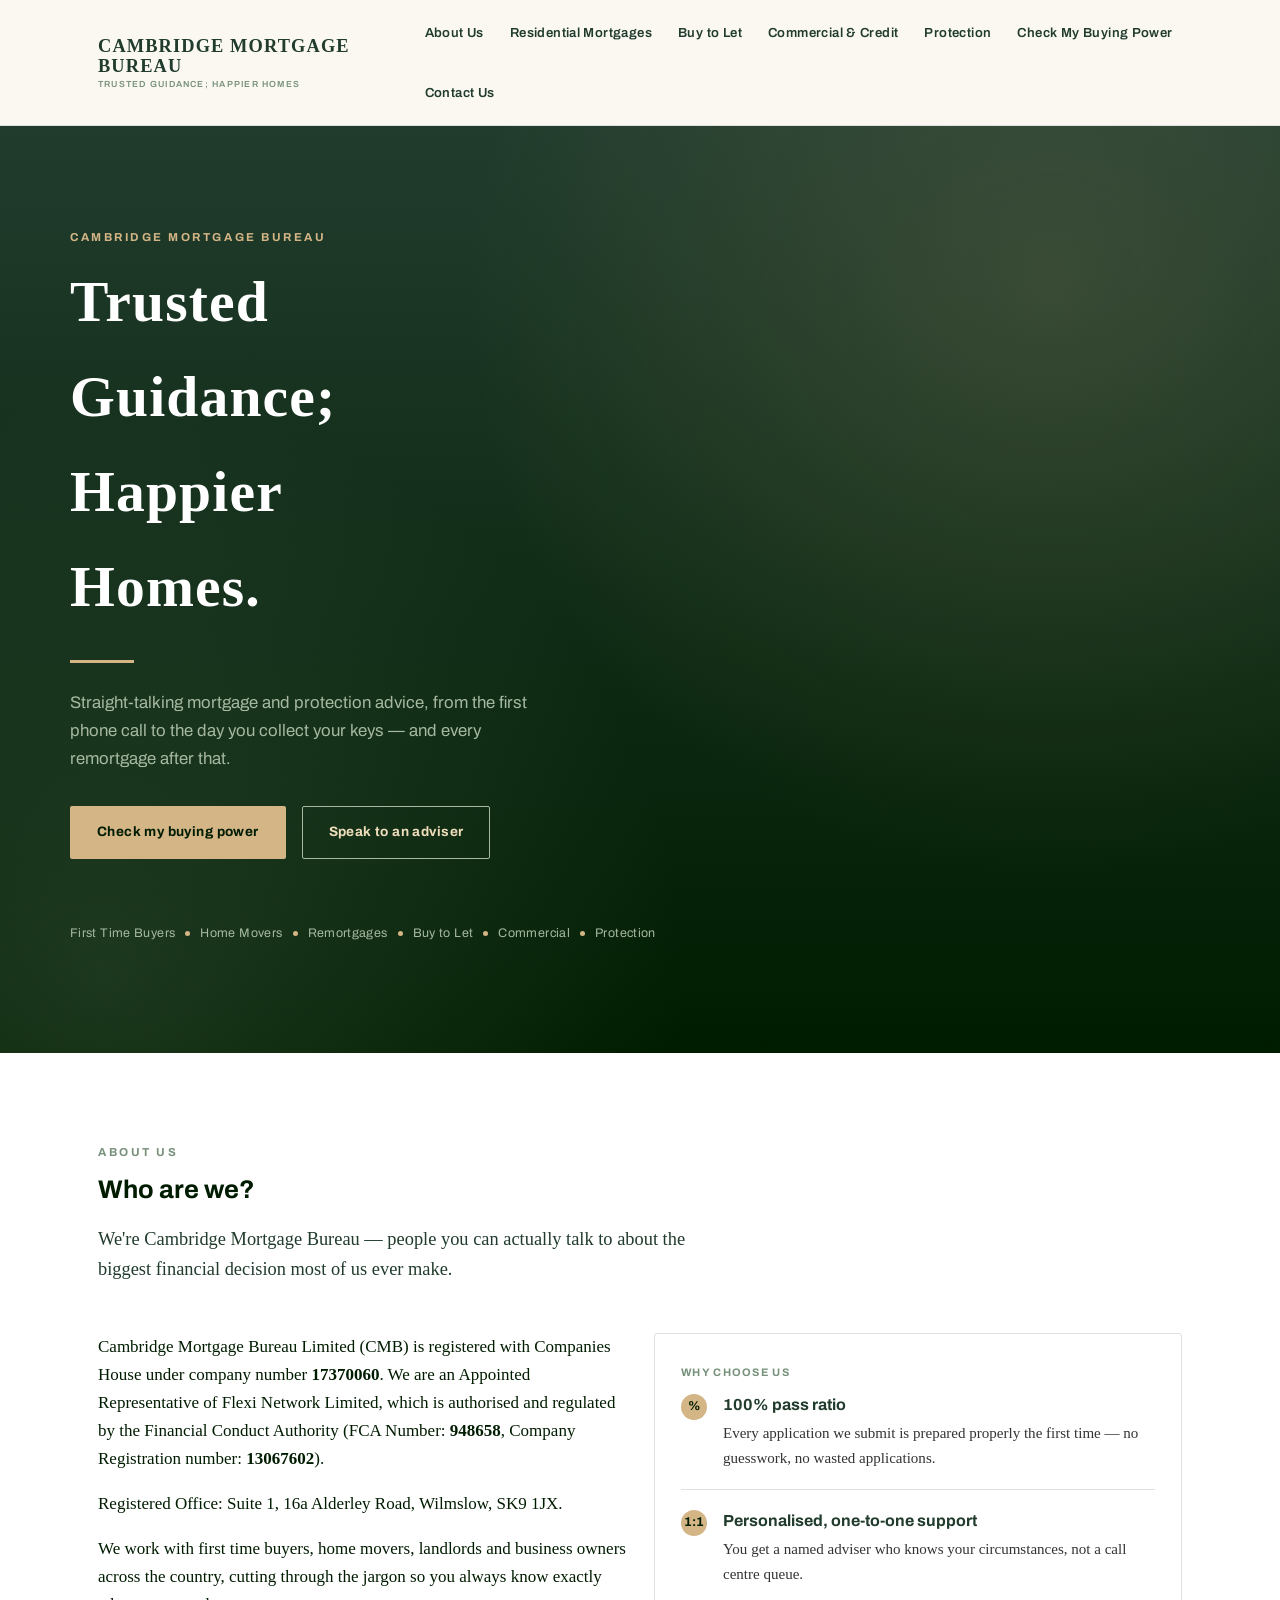
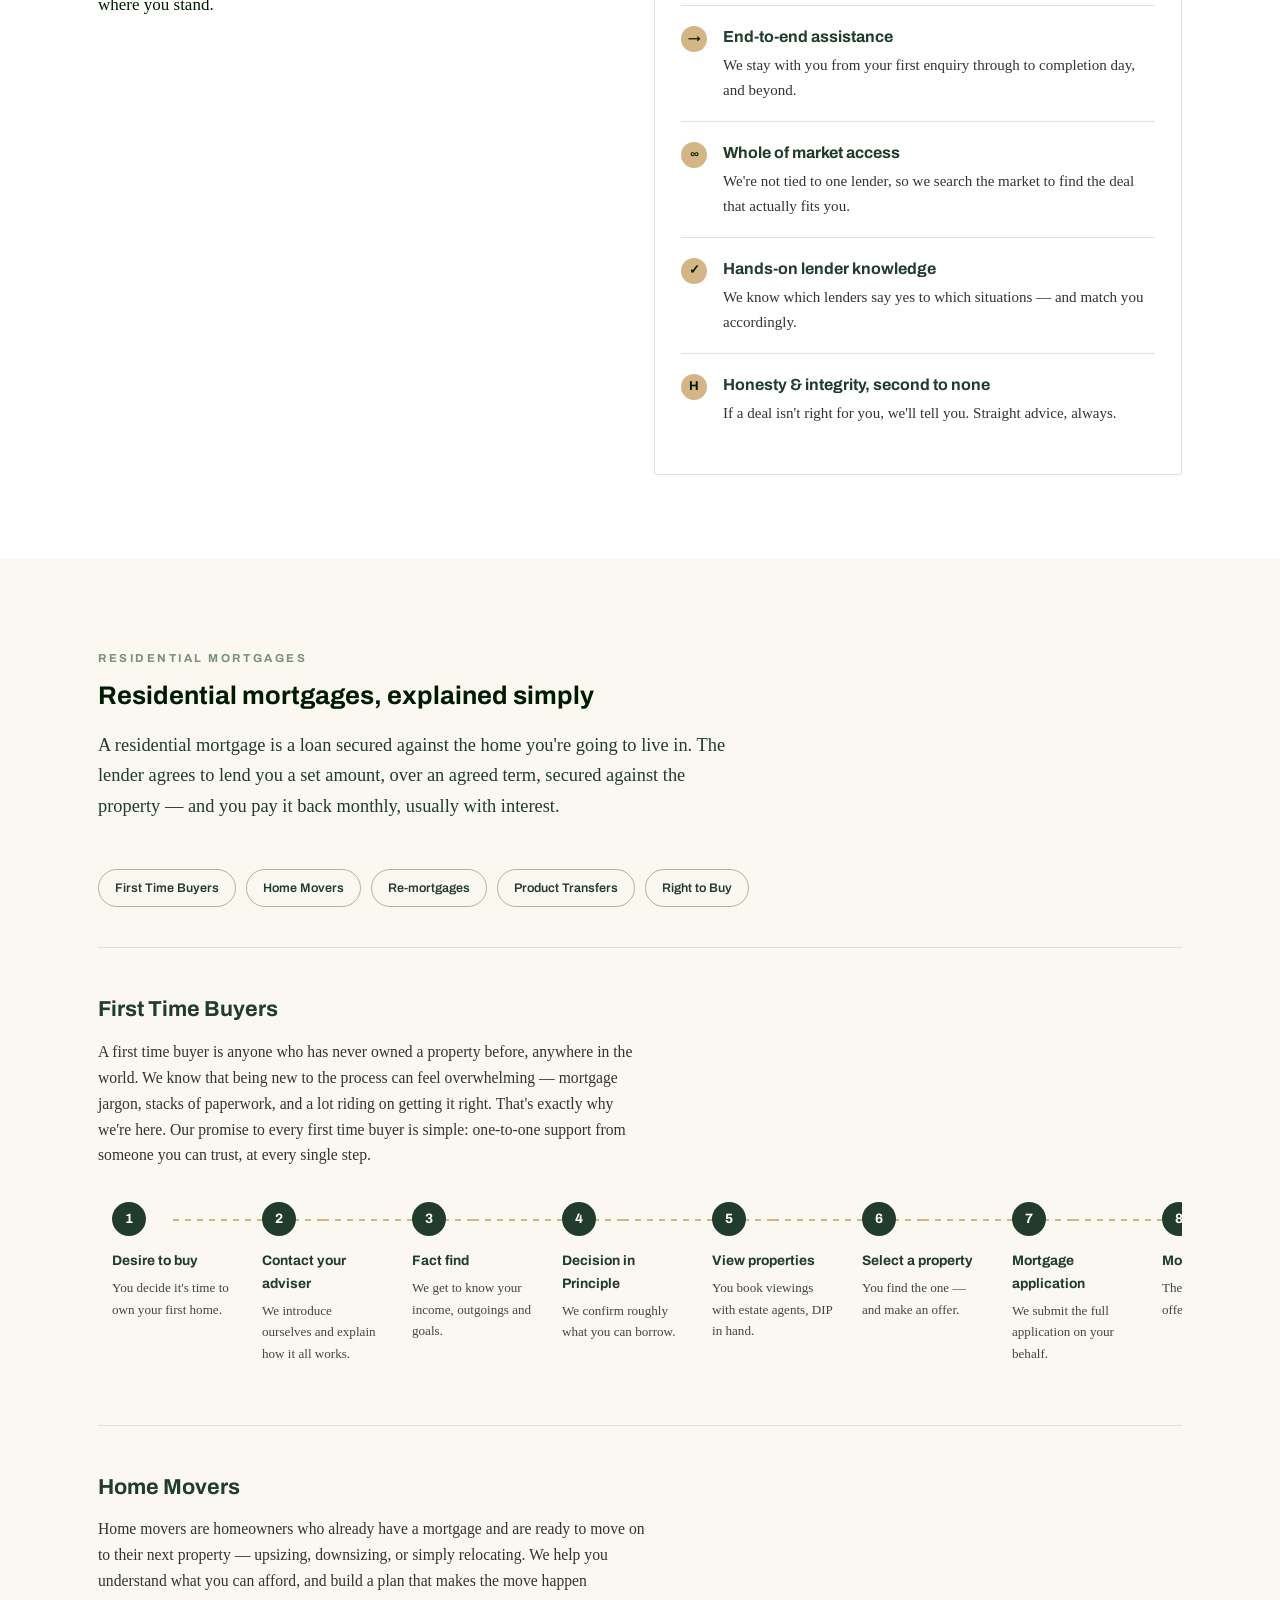
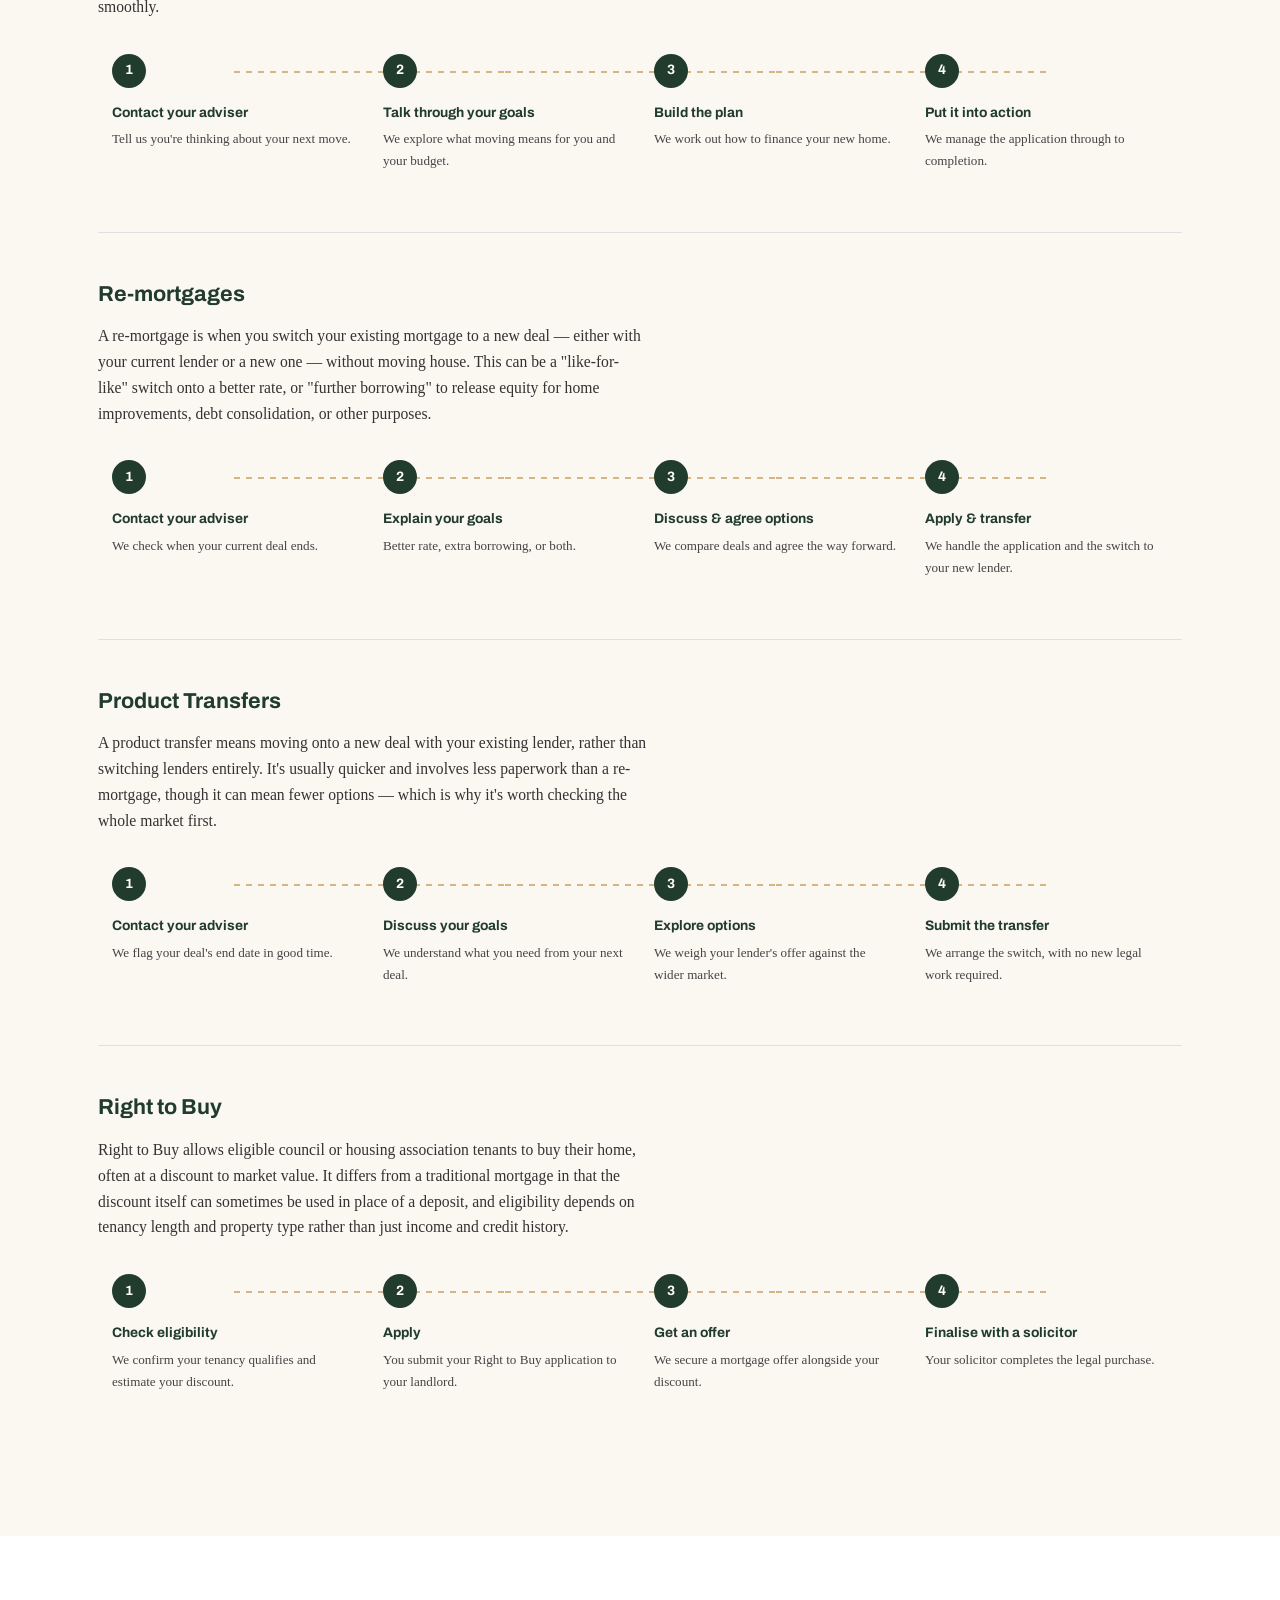
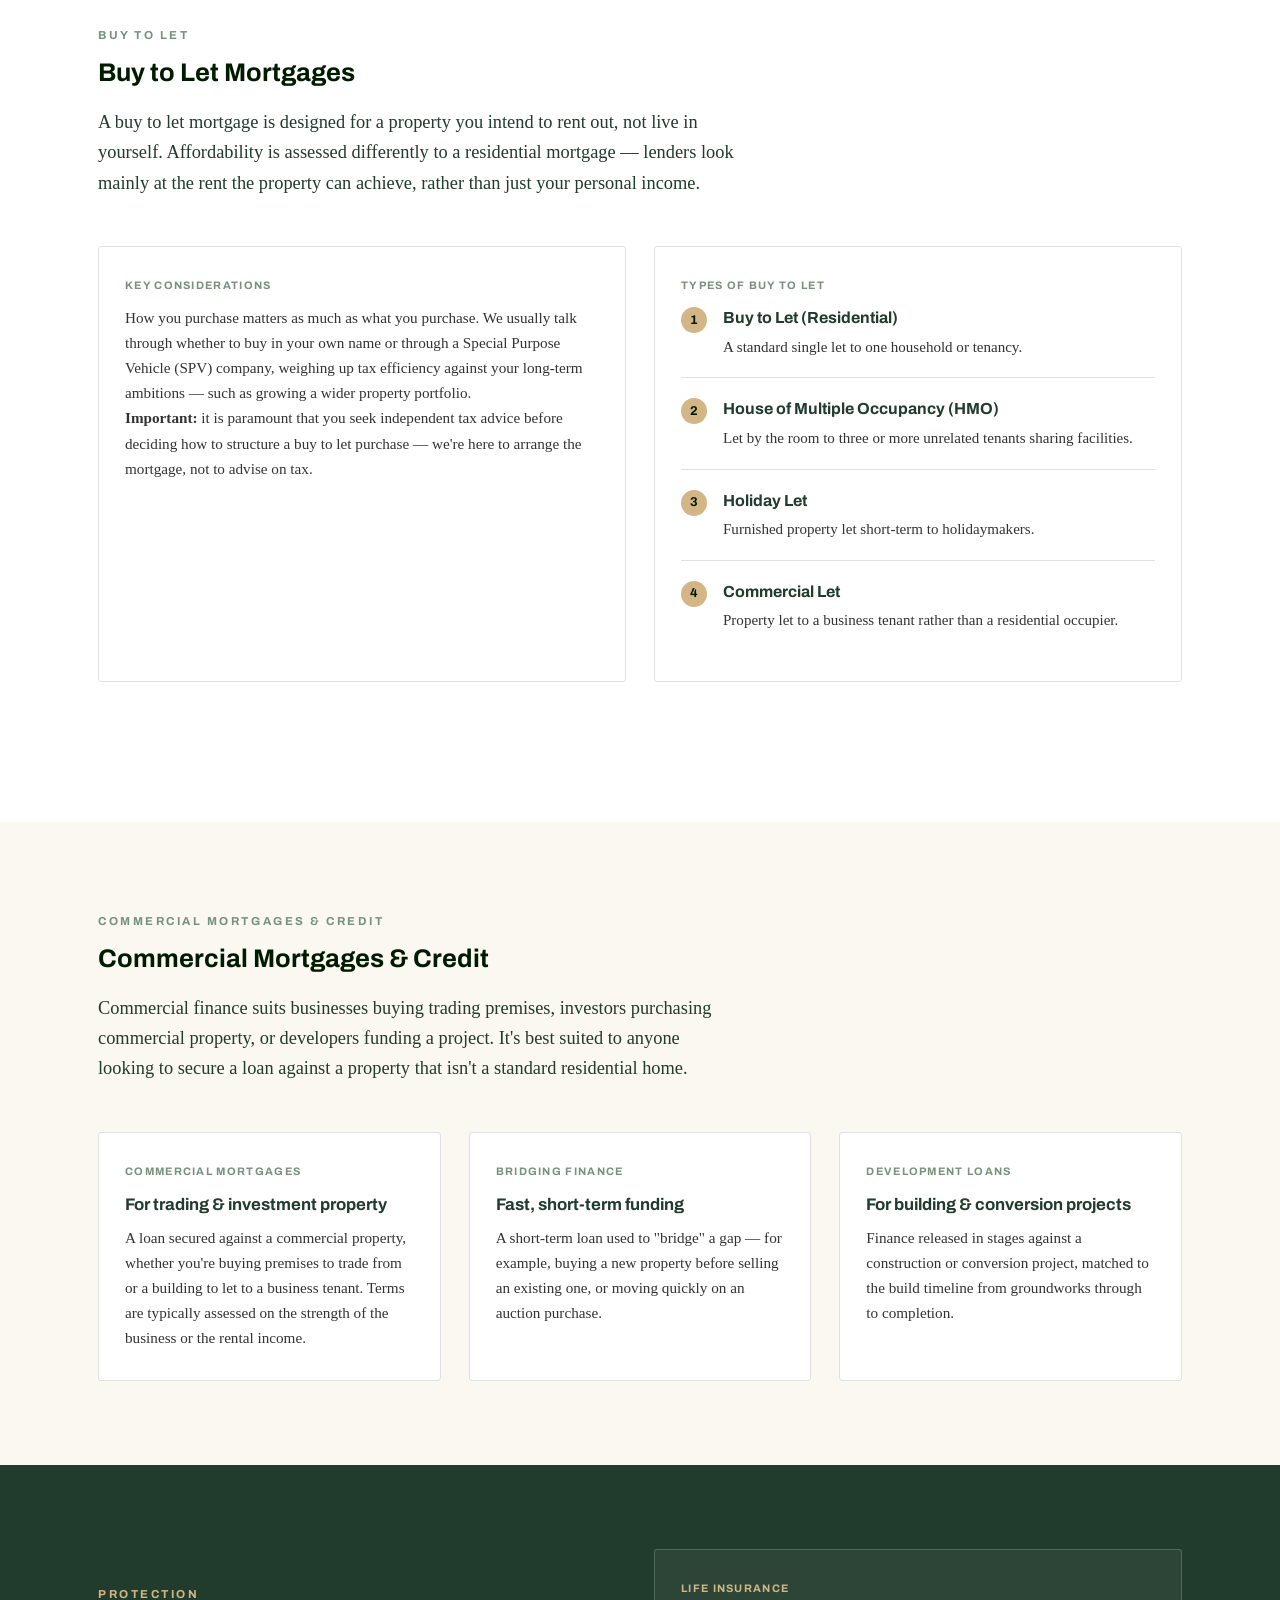
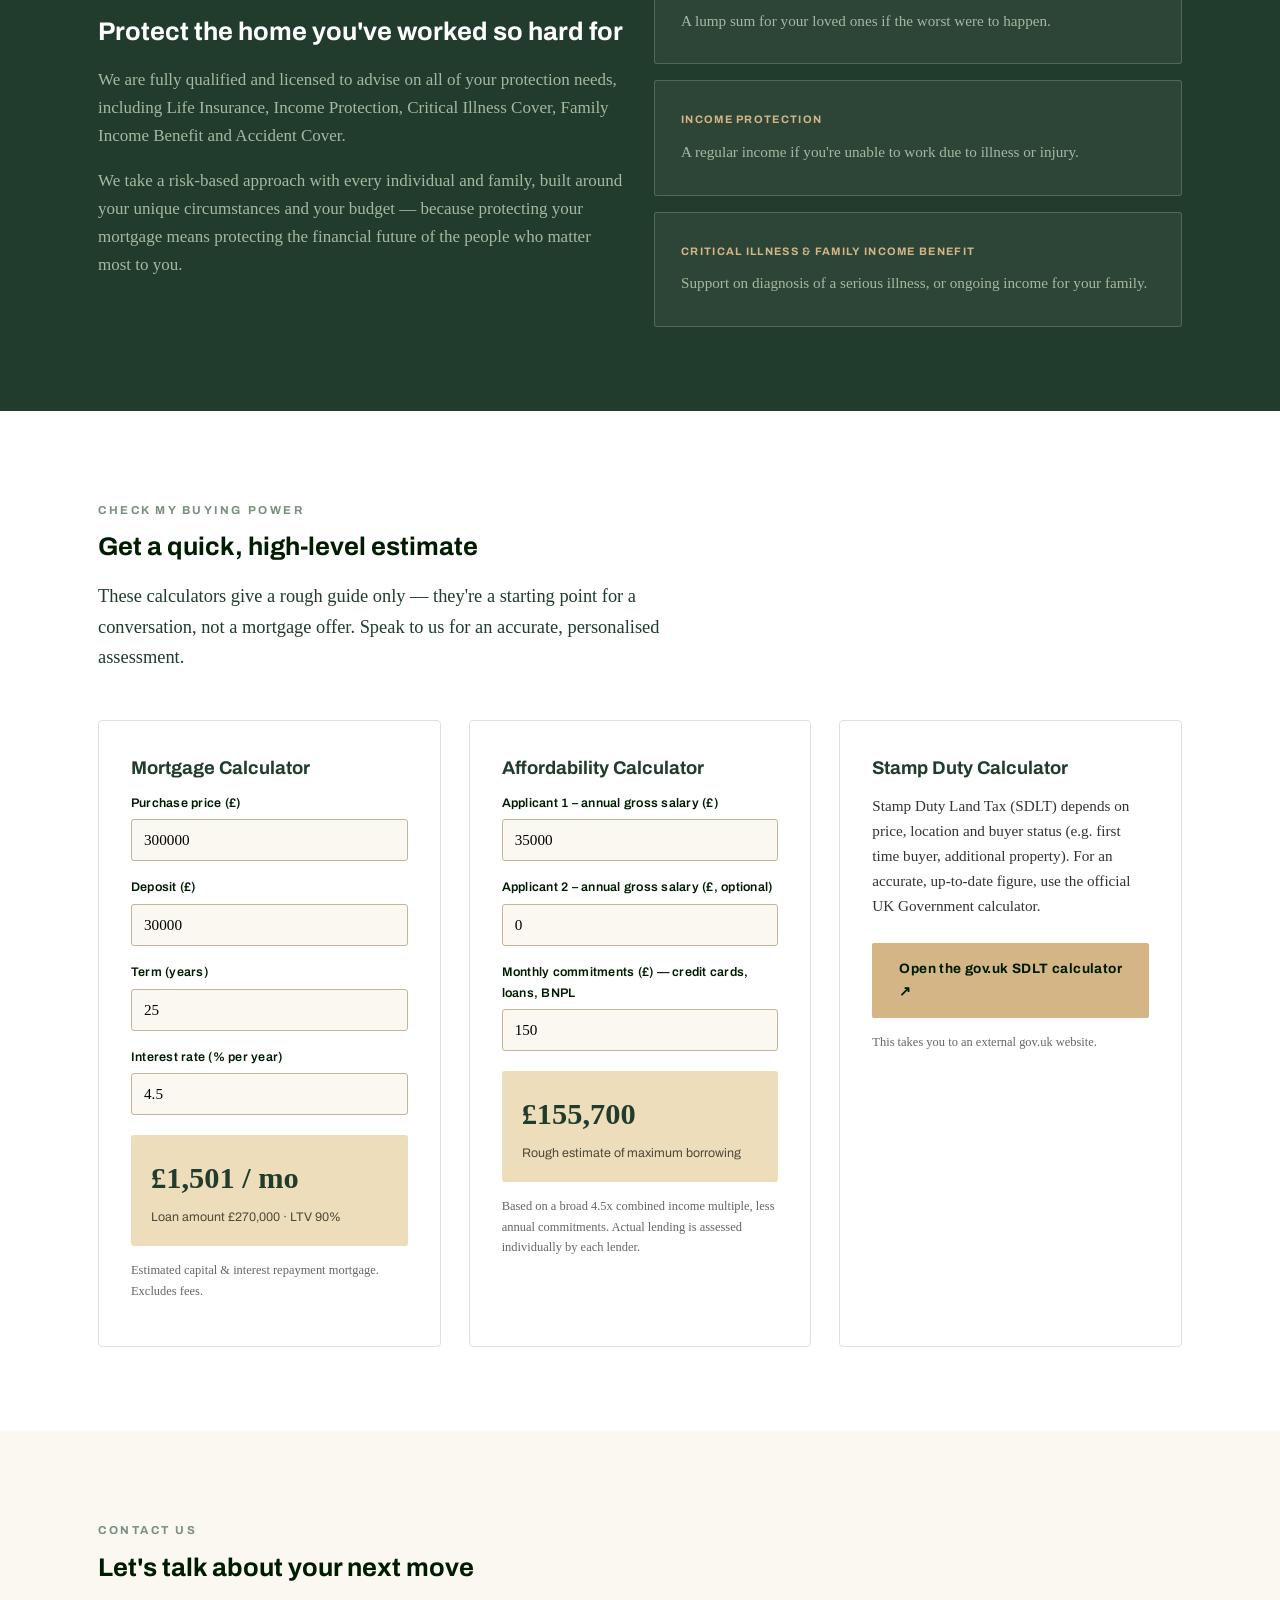
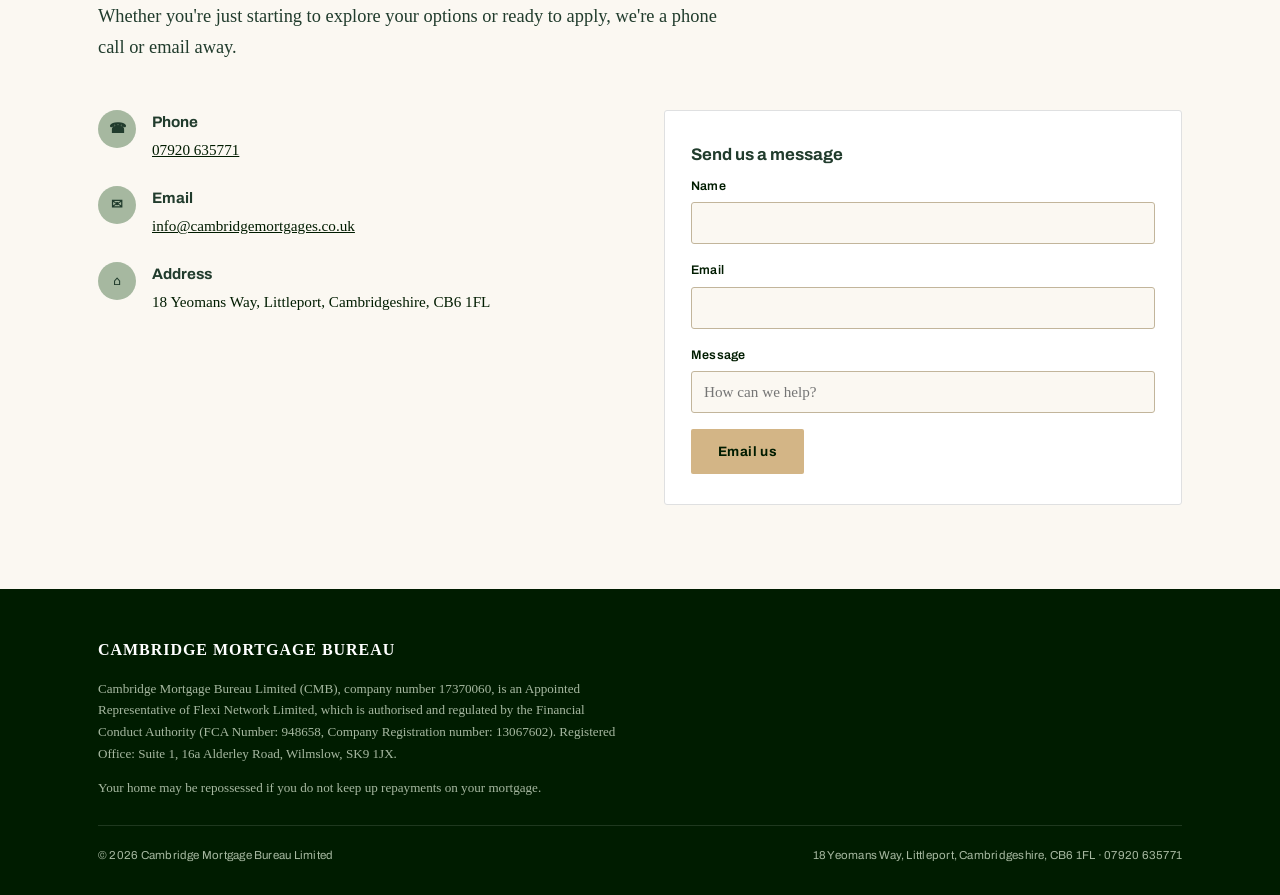
<file: reference/copy-source.html>
<!DOCTYPE html>
<html lang="en">
<head>
<meta charset="UTF-8">
<meta name="viewport" content="width=device-width, initial-scale=1.0">
<title>Cambridge Mortgage Bureau | Trusted Guidance; Happier Homes</title>
<link rel="preconnect" href="https://fonts.googleapis.com">
<link href="https://fonts.googleapis.com/css2?family=Archivo:wght@400;500;600;700;800&display=swap" rel="stylesheet">
<style>
  :root{
    --deep-green:#213c2d;
    --sage:#77917b;
    --tan:#d3b586;
    --near-black:#001c00;
    --sage-light:#a6b8a0;
    --sage-mid:#7f987e;
    --cream:#eeddbb;
    --taupe:#c2b59b;
    --grey:#dfe0e1;
    --paper:#fbf8f2;

    --font-display:'Times New Roman', Times, serif;
    --font-heading:'Archivo', 'Helvetica Neue', Arial, sans-serif;
    --font-body:'Times New Roman', Times, serif;
  }

  *{box-sizing:border-box;}
  html{scroll-behavior:smooth;}
  body{
    margin:0;
    background:var(--paper);
    color:var(--near-black);
    font-family:var(--font-body);
    font-size:17px;
    line-height:1.65;
  }
  img,svg{display:block;max-width:100%;}
  a{color:inherit;}
  .wrap{max-width:1140px;margin:0 auto;padding:0 28px;}

  h1,h2,h3,h4{margin:0 0 .5em;font-weight:700;color:var(--near-black);}
  h1{font-family:var(--font-display);letter-spacing:.02em;}
  h2,h3,h4{font-family:var(--font-heading);text-transform:none;}
  .eyebrow{
    font-family:var(--font-heading);
    font-size:.72rem;
    letter-spacing:.22em;
    text-transform:uppercase;
    color:var(--sage);
    font-weight:700;
    margin-bottom:.6em;
    display:inline-block;
  }
  p{margin:0 0 1em;}
  .lede{font-size:1.15rem;color:var(--deep-green);}

  /* ===== Header ===== */
  header{
    position:sticky;top:0;z-index:50;
    background:var(--paper);
    border-bottom:1px solid var(--grey);
  }
  .header-inner{
    display:flex;align-items:center;justify-content:space-between;
    padding:16px 28px;max-width:1140px;margin:0 auto;
    gap:20px;
  }
  .logo{
    font-family:var(--font-display);
    font-weight:700;
    letter-spacing:.06em;
    text-transform:uppercase;
    font-size:1.15rem;
    color:var(--deep-green);
    text-decoration:none;
    line-height:1.1;
  }
  .logo small{
    display:block;
    font-family:var(--font-heading);
    font-weight:600;
    letter-spacing:.14em;
    font-size:.55rem;
    color:var(--sage);
    text-transform:uppercase;
    margin-top:3px;
  }
  nav.main-nav{display:flex;gap:26px;flex-wrap:wrap;}
  nav.main-nav a{
    font-family:var(--font-heading);
    font-size:.82rem;
    font-weight:600;
    letter-spacing:.03em;
    text-decoration:none;
    color:var(--deep-green);
    position:relative;
    padding:6px 0;
    white-space:nowrap;
  }
  nav.main-nav a::after{
    content:"";position:absolute;left:0;bottom:0;width:0;height:2px;
    background:var(--tan);transition:width .25s ease;
  }
  nav.main-nav a:hover::after{width:100%;}
  .nav-toggle{display:none;}
  @media (max-width:920px){
    nav.main-nav{
      display:none;
      position:absolute;top:100%;left:0;right:0;
      background:var(--paper);
      flex-direction:column;gap:0;
      border-bottom:1px solid var(--grey);
    }
    nav.main-nav.open{display:flex;}
    nav.main-nav a{padding:14px 28px;border-top:1px solid var(--grey);}
    .nav-toggle{
      display:block;background:none;border:1px solid var(--deep-green);
      border-radius:4px;padding:8px 12px;font-size:1rem;cursor:pointer;
      font-family:var(--font-heading);color:var(--deep-green);
    }
  }

  /* ===== Hero ===== */
  .hero{
    background:linear-gradient(180deg,var(--deep-green) 0%, var(--near-black) 100%);
    color:var(--cream);
    padding:96px 28px 110px;
    position:relative;
    overflow:hidden;
  }
  .hero::before{
    content:"";
    position:absolute;inset:0;
    background:
      radial-gradient(circle at 82% 18%, rgba(211,181,134,.16), transparent 45%),
      radial-gradient(circle at 8% 92%, rgba(119,145,123,.22), transparent 40%);
    pointer-events:none;
  }
  .hero-inner{max-width:1140px;margin:0 auto;position:relative;}
  .hero h1{
    color:#fff;
    font-size:clamp(2.4rem,5vw,3.6rem);
    max-width:14ch;
    margin-bottom:.3em;
  }
  .hero .rule{
    width:64px;height:3px;background:var(--tan);margin:26px 0 26px;
  }
  .hero p.hero-sub{
    font-family:var(--font-heading);
    font-weight:400;
    color:var(--sage-light);
    max-width:46ch;
    font-size:1.05rem;
  }
  .hero-ctas{display:flex;gap:16px;margin-top:34px;flex-wrap:wrap;}
  .btn{
    font-family:var(--font-heading);
    font-weight:700;
    font-size:.85rem;
    letter-spacing:.03em;
    padding:14px 26px;
    border-radius:2px;
    text-decoration:none;
    display:inline-block;
    border:1.5px solid transparent;
    cursor:pointer;
  }
  .btn-primary{background:var(--tan);color:var(--near-black);}
  .btn-primary:hover{background:#e4cba0;}
  .btn-ghost{border-color:var(--sage-light);color:var(--cream);}
  .btn-ghost:hover{background:rgba(255,255,255,.08);}

  .hero-path{
    margin-top:64px;
    display:flex;align-items:center;gap:10px;flex-wrap:wrap;
    font-family:var(--font-heading);font-size:.78rem;color:var(--sage-light);letter-spacing:.03em;
  }
  .hero-path span.dot{width:5px;height:5px;border-radius:50%;background:var(--tan);}

  /* ===== Sections generic ===== */
  section{padding:84px 0;}
  section.alt{background:#fff;}
  section.deep{
    background:var(--deep-green);color:var(--cream);
  }
  section.deep h2, section.deep h3{color:#fff;}
  section.deep .eyebrow{color:var(--tan);}
  .section-head{max-width:640px;margin-bottom:48px;}

  /* ===== Cards / grids ===== */
  .grid{display:grid;gap:28px;}
  .grid-2{grid-template-columns:1fr 1fr;}
  .grid-3{grid-template-columns:repeat(3,1fr);}
  .grid-4{grid-template-columns:repeat(4,1fr);}
  @media (max-width:900px){.grid-2,.grid-3,.grid-4{grid-template-columns:1fr;}}

  .card{
    background:#fff;
    border:1px solid var(--grey);
    padding:30px 26px;
    border-radius:3px;
  }
  .card h3{font-size:1.05rem;margin-bottom:.4em;color:var(--deep-green);}
  .card p{font-size:.95rem;color:#333;margin-bottom:0;}
  .card .tag{
    font-family:var(--font-heading);font-size:.68rem;letter-spacing:.12em;
    text-transform:uppercase;color:var(--sage);font-weight:700;margin-bottom:10px;display:block;
  }

  .stat-row{display:flex;gap:44px;flex-wrap:wrap;margin-top:10px;}
  .stat{min-width:140px;}
  .stat .num{
    font-family:var(--font-display);font-weight:700;font-size:2.2rem;color:var(--deep-green);
    line-height:1;
  }
  .stat .label{font-family:var(--font-heading);font-size:.78rem;color:var(--sage);margin-top:6px;letter-spacing:.02em;}

  /* ===== Compare list ===== */
  .why-list{list-style:none;margin:0;padding:0;display:grid;gap:18px;}
  .why-list li{
    display:flex;gap:16px;align-items:flex-start;
    padding-bottom:18px;border-bottom:1px solid var(--grey);
  }
  .why-list li:last-child{border-bottom:none;}
  .why-mark{
    flex:none;width:26px;height:26px;border-radius:50%;
    background:var(--tan);color:var(--near-black);
    font-family:var(--font-heading);font-weight:700;font-size:.8rem;
    display:flex;align-items:center;justify-content:center;margin-top:2px;
  }
  .why-list h4{margin:0 0 3px;font-size:1rem;color:var(--deep-green);}
  .why-list p{margin:0;font-size:.94rem;color:#333;}

  /* ===== Journey / process path (signature element) ===== */
  .journey{margin:34px 0 6px;}
  .journey-track{
    display:flex;align-items:flex-start;
    overflow-x:auto;
    padding-bottom:10px;
    gap:0;
  }
  .journey-step{
    flex:1 1 0;
    min-width:150px;
    position:relative;
    padding:0 14px;
    text-align:left;
  }
  .journey-step .node{
    width:34px;height:34px;border-radius:50%;
    background:var(--deep-green);color:#fff;
    font-family:var(--font-heading);font-weight:700;font-size:.85rem;
    display:flex;align-items:center;justify-content:center;
    position:relative;z-index:2;margin-bottom:14px;
  }
  .journey-step .line{
    position:absolute;top:17px;left:-50%;width:100%;height:2px;
    background-image:linear-gradient(90deg, var(--tan) 0 6px, transparent 6px 12px);
    background-size:12px 2px;background-repeat:repeat-x;
    z-index:1;
  }
  .journey-step:first-child .line{display:none;}
  .journey-step h5{
    font-family:var(--font-heading);font-size:.86rem;font-weight:700;
    color:var(--deep-green);margin:0 0 4px;
  }
  .journey-step p{font-size:.82rem;color:#444;margin:0;}
  @media (max-width:760px){
    .journey-track{flex-direction:column;gap:26px;}
    .journey-step{padding:0 0 0 44px;}
    .journey-step .line{
      top:-16px;left:16px;width:2px;height:26px;
      background-image:linear-gradient(180deg, var(--tan) 0 6px, transparent 6px 12px);
      background-size:2px 12px;
    }
    .journey-step .node{position:absolute;left:0;top:0;}
  }

  /* ===== Sub-nav pills within a section ===== */
  .pill-row{display:flex;gap:10px;flex-wrap:wrap;margin-bottom:40px;}
  .pill{
    font-family:var(--font-heading);font-size:.78rem;font-weight:600;
    padding:8px 16px;border:1px solid var(--sage-light);border-radius:20px;
    text-decoration:none;color:var(--deep-green);
  }
  .pill:hover{background:var(--sage-light);}

  .mortgage-block{padding:44px 0;border-top:1px solid var(--grey);}
  .mortgage-block:first-of-type{border-top:none;padding-top:0;}
  .mortgage-block h3{font-size:1.35rem;color:var(--deep-green);}
  .mortgage-block .desc{max-width:70ch;font-size:.98rem;color:#333;}

  /* ===== Calculators ===== */
  .calc-card{
    background:#fff;border:1px solid var(--grey);border-radius:4px;
    padding:32px;
  }
  .calc-card h3{color:var(--deep-green);font-size:1.15rem;}
  .field{margin-bottom:16px;}
  .field label{
    display:block;font-family:var(--font-heading);font-size:.78rem;font-weight:600;
    letter-spacing:.02em;color:var(--near-black);margin-bottom:6px;
  }
  .field input{
    width:100%;padding:11px 12px;border:1px solid var(--taupe);border-radius:3px;
    font-family:var(--font-body);font-size:.95rem;background:var(--paper);
  }
  .field input:focus{outline:2px solid var(--sage);outline-offset:1px;}
  .calc-result{
    margin-top:20px;padding:18px 20px;background:var(--cream);border-radius:3px;
    font-family:var(--font-heading);
  }
  .calc-result .big{font-family:var(--font-display);font-size:1.9rem;font-weight:700;color:var(--deep-green);}
  .calc-result .small{font-size:.78rem;color:#4a4a3a;margin-top:4px;}
  .calc-note{font-size:.78rem;color:#666;margin-top:14px;}

  /* ===== Contact ===== */
  .contact-grid{display:grid;grid-template-columns:1fr 1fr;gap:48px;}
  @media (max-width:900px){.contact-grid{grid-template-columns:1fr;}}
  .contact-item{display:flex;gap:16px;margin-bottom:24px;align-items:flex-start;}
  .contact-item .ic{
    width:38px;height:38px;border-radius:50%;background:var(--sage-light);
    display:flex;align-items:center;justify-content:center;flex:none;color:var(--deep-green);
    font-family:var(--font-heading);font-weight:700;font-size:.85rem;
  }
  .contact-item h4{margin:0 0 2px;font-size:.95rem;color:var(--deep-green);}
  .contact-item p{margin:0;font-size:.95rem;}

  /* ===== Footer ===== */
  footer{
    background:var(--near-black);color:var(--sage-light);
    padding:48px 0 30px;font-size:.82rem;
  }
  footer .foot-logo{
    font-family:var(--font-display);font-weight:700;color:#fff;
    text-transform:uppercase;letter-spacing:.06em;font-size:1rem;margin-bottom:14px;
  }
  footer p{color:var(--sage-light);max-width:80ch;}
  footer .foot-bottom{
    border-top:1px solid rgba(255,255,255,.12);margin-top:26px;padding-top:20px;
    display:flex;justify-content:space-between;flex-wrap:wrap;gap:10px;
    font-family:var(--font-heading);font-size:.72rem;letter-spacing:.02em;
  }

  ::selection{background:var(--tan);color:var(--near-black);}
</style>
</head>
<body>

<header>
  <div class="header-inner">
    <a href="#top" class="logo">CAMBRIDGE MORTGAGE BUREAU<small>Trusted Guidance; Happier Homes</small></a>
    <button class="nav-toggle" id="navToggle" aria-label="Toggle menu">☰</button>
    <nav class="main-nav" id="mainNav">
      <a href="#about">About Us</a>
      <a href="#residential">Residential Mortgages</a>
      <a href="#btl">Buy to Let</a>
      <a href="#commercial">Commercial &amp; Credit</a>
      <a href="#protection">Protection</a>
      <a href="#calculators">Check My Buying Power</a>
      <a href="#contact">Contact Us</a>
    </nav>
  </div>
</header>

<div id="top"></div>

<!-- HERO -->
<div class="hero">
  <div class="hero-inner">
    <span class="eyebrow" style="color:var(--tan)">Cambridge Mortgage Bureau</span>
    <h1>Trusted Guidance; Happier Homes.</h1>
    <div class="rule"></div>
    <p class="hero-sub">Straight-talking mortgage and protection advice, from the first phone call to the day you collect your keys — and every remortgage after that.</p>
    <div class="hero-ctas">
      <a href="#calculators" class="btn btn-primary">Check my buying power</a>
      <a href="#contact" class="btn btn-ghost">Speak to an adviser</a>
    </div>
    <div class="hero-path">
      <span>First Time Buyers</span><span class="dot"></span>
      <span>Home Movers</span><span class="dot"></span>
      <span>Remortgages</span><span class="dot"></span>
      <span>Buy to Let</span><span class="dot"></span>
      <span>Commercial</span><span class="dot"></span>
      <span>Protection</span>
    </div>
  </div>
</div>

<!-- ABOUT -->
<section id="about" class="alt">
  <div class="wrap">
    <div class="section-head">
      <span class="eyebrow">About Us</span>
      <h2>Who are we?</h2>
      <p class="lede">We're Cambridge Mortgage Bureau — people you can actually talk to about the biggest financial decision most of us ever make.</p>
    </div>
    <div class="grid grid-2">
      <div>
        <p>Cambridge Mortgage Bureau Limited (CMB) is registered with Companies House under company number <strong>17370060</strong>. We are an Appointed Representative of Flexi Network Limited, which is authorised and regulated by the Financial Conduct Authority (FCA Number: <strong>948658</strong>, Company Registration number: <strong>13067602</strong>).</p>
        <p>Registered Office: Suite 1, 16a Alderley Road, Wilmslow, SK9 1JX.</p>
        <p>We work with first time buyers, home movers, landlords and business owners across the country, cutting through the jargon so you always know exactly where you stand.</p>
      </div>
      <div class="card">
        <span class="tag">Why choose us</span>
        <ul class="why-list" style="margin-top:6px;">
          <li><div class="why-mark">%</div><div><h4>100% pass ratio</h4><p>Every application we submit is prepared properly the first time — no guesswork, no wasted applications.</p></div></li>
          <li><div class="why-mark">1:1</div><div><h4>Personalised, one-to-one support</h4><p>You get a named adviser who knows your circumstances, not a call centre queue.</p></div></li>
          <li><div class="why-mark">→</div><div><h4>End-to-end assistance</h4><p>We stay with you from your first enquiry through to completion day, and beyond.</p></div></li>
          <li><div class="why-mark">∞</div><div><h4>Whole of market access</h4><p>We're not tied to one lender, so we search the market to find the deal that actually fits you.</p></div></li>
          <li><div class="why-mark">✓</div><div><h4>Hands-on lender knowledge</h4><p>We know which lenders say yes to which situations — and match you accordingly.</p></div></li>
          <li><div class="why-mark">H</div><div><h4>Honesty &amp; integrity, second to none</h4><p>If a deal isn't right for you, we'll tell you. Straight advice, always.</p></div></li>
        </ul>
      </div>
    </div>
  </div>
</section>

<!-- RESIDENTIAL -->
<section id="residential">
  <div class="wrap">
    <div class="section-head">
      <span class="eyebrow">Residential Mortgages</span>
      <h2>Residential mortgages, explained simply</h2>
      <p class="lede">A residential mortgage is a loan secured against the home you're going to live in. The lender agrees to lend you a set amount, over an agreed term, secured against the property — and you pay it back monthly, usually with interest.</p>
    </div>
    <div class="pill-row">
      <a class="pill" href="#ftb">First Time Buyers</a>
      <a class="pill" href="#movers">Home Movers</a>
      <a class="pill" href="#remortgage">Re-mortgages</a>
      <a class="pill" href="#transfer">Product Transfers</a>
      <a class="pill" href="#rtb">Right to Buy</a>
    </div>

    <!-- First Time Buyers -->
    <div class="mortgage-block" id="ftb">
      <h3>First Time Buyers</h3>
      <p class="desc">A first time buyer is anyone who has never owned a property before, anywhere in the world. We know that being new to the process can feel overwhelming — mortgage jargon, stacks of paperwork, and a lot riding on getting it right. That's exactly why we're here. Our promise to every first time buyer is simple: one-to-one support from someone you can trust, at every single step.</p>
      <div class="journey">
        <div class="journey-track">
          <div class="journey-step"><div class="line"></div><div class="node">1</div><h5>Desire to buy</h5><p>You decide it's time to own your first home.</p></div>
          <div class="journey-step"><div class="line"></div><div class="node">2</div><h5>Contact your adviser</h5><p>We introduce ourselves and explain how it all works.</p></div>
          <div class="journey-step"><div class="line"></div><div class="node">3</div><h5>Fact find</h5><p>We get to know your income, outgoings and goals.</p></div>
          <div class="journey-step"><div class="line"></div><div class="node">4</div><h5>Decision in Principle</h5><p>We confirm roughly what you can borrow.</p></div>
          <div class="journey-step"><div class="line"></div><div class="node">5</div><h5>View properties</h5><p>You book viewings with estate agents, DIP in hand.</p></div>
          <div class="journey-step"><div class="line"></div><div class="node">6</div><h5>Select a property</h5><p>You find the one — and make an offer.</p></div>
          <div class="journey-step"><div class="line"></div><div class="node">7</div><h5>Mortgage application</h5><p>We submit the full application on your behalf.</p></div>
          <div class="journey-step"><div class="line"></div><div class="node">8</div><h5>Mortgage offer</h5><p>The lender formally offers you the loan.</p></div>
          <div class="journey-step"><div class="line"></div><div class="node">9</div><h5>Searches</h5><p>Your solicitor carries out legal searches.</p></div>
          <div class="journey-step"><div class="line"></div><div class="node">10</div><h5>Exchange &amp; completion</h5><p>Contracts exchange, and the home becomes yours.</p></div>
        </div>
      </div>
    </div>

    <!-- Home Movers -->
    <div class="mortgage-block" id="movers">
      <h3>Home Movers</h3>
      <p class="desc">Home movers are homeowners who already have a mortgage and are ready to move on to their next property — upsizing, downsizing, or simply relocating. We help you understand what you can afford, and build a plan that makes the move happen smoothly.</p>
      <div class="journey">
        <div class="journey-track">
          <div class="journey-step"><div class="line"></div><div class="node">1</div><h5>Contact your adviser</h5><p>Tell us you're thinking about your next move.</p></div>
          <div class="journey-step"><div class="line"></div><div class="node">2</div><h5>Talk through your goals</h5><p>We explore what moving means for you and your budget.</p></div>
          <div class="journey-step"><div class="line"></div><div class="node">3</div><h5>Build the plan</h5><p>We work out how to finance your new home.</p></div>
          <div class="journey-step"><div class="line"></div><div class="node">4</div><h5>Put it into action</h5><p>We manage the application through to completion.</p></div>
        </div>
      </div>
    </div>

    <!-- Re-mortgages -->
    <div class="mortgage-block" id="remortgage">
      <h3>Re-mortgages</h3>
      <p class="desc">A re-mortgage is when you switch your existing mortgage to a new deal — either with your current lender or a new one — without moving house. This can be a "like-for-like" switch onto a better rate, or "further borrowing" to release equity for home improvements, debt consolidation, or other purposes.</p>
      <div class="journey">
        <div class="journey-track">
          <div class="journey-step"><div class="line"></div><div class="node">1</div><h5>Contact your adviser</h5><p>We check when your current deal ends.</p></div>
          <div class="journey-step"><div class="line"></div><div class="node">2</div><h5>Explain your goals</h5><p>Better rate, extra borrowing, or both.</p></div>
          <div class="journey-step"><div class="line"></div><div class="node">3</div><h5>Discuss &amp; agree options</h5><p>We compare deals and agree the way forward.</p></div>
          <div class="journey-step"><div class="line"></div><div class="node">4</div><h5>Apply &amp; transfer</h5><p>We handle the application and the switch to your new lender.</p></div>
        </div>
      </div>
    </div>

    <!-- Product Transfers -->
    <div class="mortgage-block" id="transfer">
      <h3>Product Transfers</h3>
      <p class="desc">A product transfer means moving onto a new deal with your existing lender, rather than switching lenders entirely. It's usually quicker and involves less paperwork than a re-mortgage, though it can mean fewer options — which is why it's worth checking the whole market first.</p>
      <div class="journey">
        <div class="journey-track">
          <div class="journey-step"><div class="line"></div><div class="node">1</div><h5>Contact your adviser</h5><p>We flag your deal's end date in good time.</p></div>
          <div class="journey-step"><div class="line"></div><div class="node">2</div><h5>Discuss your goals</h5><p>We understand what you need from your next deal.</p></div>
          <div class="journey-step"><div class="line"></div><div class="node">3</div><h5>Explore options</h5><p>We weigh your lender's offer against the wider market.</p></div>
          <div class="journey-step"><div class="line"></div><div class="node">4</div><h5>Submit the transfer</h5><p>We arrange the switch, with no new legal work required.</p></div>
        </div>
      </div>
    </div>

    <!-- Right to Buy -->
    <div class="mortgage-block" id="rtb">
      <h3>Right to Buy</h3>
      <p class="desc">Right to Buy allows eligible council or housing association tenants to buy their home, often at a discount to market value. It differs from a traditional mortgage in that the discount itself can sometimes be used in place of a deposit, and eligibility depends on tenancy length and property type rather than just income and credit history.</p>
      <div class="journey">
        <div class="journey-track">
          <div class="journey-step"><div class="line"></div><div class="node">1</div><h5>Check eligibility</h5><p>We confirm your tenancy qualifies and estimate your discount.</p></div>
          <div class="journey-step"><div class="line"></div><div class="node">2</div><h5>Apply</h5><p>You submit your Right to Buy application to your landlord.</p></div>
          <div class="journey-step"><div class="line"></div><div class="node">3</div><h5>Get an offer</h5><p>We secure a mortgage offer alongside your discount.</p></div>
          <div class="journey-step"><div class="line"></div><div class="node">4</div><h5>Finalise with a solicitor</h5><p>Your solicitor completes the legal purchase.</p></div>
        </div>
      </div>
    </div>
  </div>
</section>

<!-- BUY TO LET -->
<section id="btl" class="alt">
  <div class="wrap">
    <div class="section-head">
      <span class="eyebrow">Buy to Let</span>
      <h2>Buy to Let Mortgages</h2>
      <p class="lede">A buy to let mortgage is designed for a property you intend to rent out, not live in yourself. Affordability is assessed differently to a residential mortgage — lenders look mainly at the rent the property can achieve, rather than just your personal income.</p>
    </div>

    <div class="grid grid-2" style="margin-bottom:56px;">
      <div class="card">
        <span class="tag">Key considerations</span>
        <p>How you purchase matters as much as what you purchase. We usually talk through whether to buy in your own name or through a Special Purpose Vehicle (SPV) company, weighing up tax efficiency against your long-term ambitions — such as growing a wider property portfolio.</p>
        <p style="margin-bottom:0;"><strong>Important:</strong> it is paramount that you seek independent tax advice before deciding how to structure a buy to let purchase — we're here to arrange the mortgage, not to advise on tax.</p>
      </div>
      <div class="card">
        <span class="tag">Types of Buy to Let</span>
        <ul class="why-list" style="margin-top:6px;">
          <li><div class="why-mark">1</div><div><h4>Buy to Let (Residential)</h4><p>A standard single let to one household or tenancy.</p></div></li>
          <li><div class="why-mark">2</div><div><h4>House of Multiple Occupancy (HMO)</h4><p>Let by the room to three or more unrelated tenants sharing facilities.</p></div></li>
          <li><div class="why-mark">3</div><div><h4>Holiday Let</h4><p>Furnished property let short-term to holidaymakers.</p></div></li>
          <li><div class="why-mark">4</div><div><h4>Commercial Let</h4><p>Property let to a business tenant rather than a residential occupier.</p></div></li>
        </ul>
      </div>
    </div>
  </div>
</section>

<!-- COMMERCIAL -->
<section id="commercial">
  <div class="wrap">
    <div class="section-head">
      <span class="eyebrow">Commercial Mortgages &amp; Credit</span>
      <h2>Commercial Mortgages &amp; Credit</h2>
      <p class="lede">Commercial finance suits businesses buying trading premises, investors purchasing commercial property, or developers funding a project. It's best suited to anyone looking to secure a loan against a property that isn't a standard residential home.</p>
    </div>
    <div class="grid grid-3">
      <div class="card">
        <span class="tag">Commercial Mortgages</span>
        <h3>For trading &amp; investment property</h3>
        <p>A loan secured against a commercial property, whether you're buying premises to trade from or a building to let to a business tenant. Terms are typically assessed on the strength of the business or the rental income.</p>
      </div>
      <div class="card">
        <span class="tag">Bridging Finance</span>
        <h3>Fast, short-term funding</h3>
        <p>A short-term loan used to "bridge" a gap — for example, buying a new property before selling an existing one, or moving quickly on an auction purchase.</p>
      </div>
      <div class="card">
        <span class="tag">Development Loans</span>
        <h3>For building &amp; conversion projects</h3>
        <p>Finance released in stages against a construction or conversion project, matched to the build timeline from groundworks through to completion.</p>
      </div>
    </div>
  </div>
</section>

<!-- PROTECTION -->
<section id="protection" class="deep">
  <div class="wrap">
    <div class="grid grid-2" style="align-items:center;">
      <div>
        <span class="eyebrow">Protection</span>
        <h2>Protect the home you've worked so hard for</h2>
        <p style="color:var(--sage-light);">We are fully qualified and licensed to advise on all of your protection needs, including Life Insurance, Income Protection, Critical Illness Cover, Family Income Benefit and Accident Cover.</p>
        <p style="color:var(--sage-light);">We take a risk-based approach with every individual and family, built around your unique circumstances and your budget — because protecting your mortgage means protecting the financial future of the people who matter most to you.</p>
      </div>
      <div class="grid" style="gap:16px;">
        <div class="card" style="background:rgba(255,255,255,.05);border-color:rgba(255,255,255,.18);color:#fff;">
          <span class="tag" style="color:var(--tan);">Life Insurance</span>
          <p style="color:var(--sage-light);">A lump sum for your loved ones if the worst were to happen.</p>
        </div>
        <div class="card" style="background:rgba(255,255,255,.05);border-color:rgba(255,255,255,.18);color:#fff;">
          <span class="tag" style="color:var(--tan);">Income Protection</span>
          <p style="color:var(--sage-light);">A regular income if you're unable to work due to illness or injury.</p>
        </div>
        <div class="card" style="background:rgba(255,255,255,.05);border-color:rgba(255,255,255,.18);color:#fff;">
          <span class="tag" style="color:var(--tan);">Critical Illness &amp; Family Income Benefit</span>
          <p style="color:var(--sage-light);">Support on diagnosis of a serious illness, or ongoing income for your family.</p>
        </div>
      </div>
    </div>
  </div>
</section>

<!-- CALCULATORS -->
<section id="calculators" class="alt">
  <div class="wrap">
    <div class="section-head">
      <span class="eyebrow">Check My Buying Power</span>
      <h2>Get a quick, high-level estimate</h2>
      <p class="lede">These calculators give a rough guide only — they're a starting point for a conversation, not a mortgage offer. Speak to us for an accurate, personalised assessment.</p>
    </div>

    <div class="grid grid-3">
      <!-- Mortgage calculator -->
      <div class="calc-card">
        <h3>Mortgage Calculator</h3>
        <div class="field"><label for="mc-price">Purchase price (£)</label><input type="number" id="mc-price" value="300000" min="0"></div>
        <div class="field"><label for="mc-deposit">Deposit (£)</label><input type="number" id="mc-deposit" value="30000" min="0"></div>
        <div class="field"><label for="mc-term">Term (years)</label><input type="number" id="mc-term" value="25" min="1" max="40"></div>
        <div class="field"><label for="mc-rate">Interest rate (% per year)</label><input type="number" id="mc-rate" value="4.5" step="0.01" min="0"></div>
        <div class="calc-result" id="mc-result">
          <div class="big">£1,500 / mo</div>
          <div class="small">Loan amount £270,000 · LTV 90%</div>
        </div>
        <p class="calc-note">Estimated capital &amp; interest repayment mortgage. Excludes fees.</p>
      </div>

      <!-- Affordability calculator -->
      <div class="calc-card">
        <h3>Affordability Calculator</h3>
        <div class="field"><label for="ac-salary1">Applicant 1 – annual gross salary (£)</label><input type="number" id="ac-salary1" value="35000" min="0"></div>
        <div class="field"><label for="ac-salary2">Applicant 2 – annual gross salary (£, optional)</label><input type="number" id="ac-salary2" value="0" min="0"></div>
        <div class="field"><label for="ac-commit">Monthly commitments (£) — credit cards, loans, BNPL</label><input type="number" id="ac-commit" value="150" min="0"></div>
        <div class="calc-result" id="ac-result">
          <div class="big">£157,500</div>
          <div class="small">Rough estimate of maximum borrowing</div>
        </div>
        <p class="calc-note">Based on a broad 4.5x combined income multiple, less annual commitments. Actual lending is assessed individually by each lender.</p>
      </div>

      <!-- Stamp duty -->
      <div class="calc-card">
        <h3>Stamp Duty Calculator</h3>
        <p style="font-size:.95rem;color:#333;">Stamp Duty Land Tax (SDLT) depends on price, location and buyer status (e.g. first time buyer, additional property). For an accurate, up-to-date figure, use the official UK Government calculator.</p>
        <a class="btn btn-primary" style="margin-top:10px;" href="https://www.gov.uk/stamp-duty-land-tax" target="_blank" rel="noopener">Open the gov.uk SDLT calculator ↗</a>
        <p class="calc-note">This takes you to an external gov.uk website.</p>
      </div>
    </div>
  </div>
</section>

<!-- CONTACT -->
<section id="contact">
  <div class="wrap">
    <div class="section-head">
      <span class="eyebrow">Contact Us</span>
      <h2>Let's talk about your next move</h2>
      <p class="lede">Whether you're just starting to explore your options or ready to apply, we're a phone call or email away.</p>
    </div>
    <div class="contact-grid">
      <div>
        <div class="contact-item">
          <div class="ic">☎</div>
          <div><h4>Phone</h4><p><a href="tel:07920635771">07920 635771</a></p></div>
        </div>
        <div class="contact-item">
          <div class="ic">✉</div>
          <div><h4>Email</h4><p><a href="mailto:info@cambridgemortgages.co.uk">info@cambridgemortgages.co.uk</a></p></div>
        </div>
        <div class="contact-item">
          <div class="ic">⌂</div>
          <div><h4>Address</h4><p>18 Yeomans Way, Littleport, Cambridgeshire, CB6 1FL</p></div>
        </div>
      </div>
      <div class="card">
        <h3 style="color:var(--deep-green);">Send us a message</h3>
        <form id="contactForm" onsubmit="return false;">
          <div class="field"><label for="cf-name">Name</label><input type="text" id="cf-name" required></div>
          <div class="field"><label for="cf-email">Email</label><input type="email" id="cf-email" required></div>
          <div class="field"><label for="cf-msg">Message</label><input type="text" id="cf-msg" placeholder="How can we help?"></div>
          <button type="button" class="btn btn-primary" onclick="sendMail()">Email us</button>
        </form>
      </div>
    </div>
  </div>
</section>

<footer>
  <div class="wrap">
    <div class="foot-logo">Cambridge Mortgage Bureau</div>
    <p>Cambridge Mortgage Bureau Limited (CMB), company number 17370060, is an Appointed Representative of Flexi Network Limited, which is authorised and regulated by the Financial Conduct Authority (FCA Number: 948658, Company Registration number: 13067602). Registered Office: Suite 1, 16a Alderley Road, Wilmslow, SK9 1JX.</p>
    <p>Your home may be repossessed if you do not keep up repayments on your mortgage.</p>
    <div class="foot-bottom">
      <span>© 2026 Cambridge Mortgage Bureau Limited</span>
      <span>18 Yeomans Way, Littleport, Cambridgeshire, CB6 1FL · 07920 635771</span>
    </div>
  </div>
</footer>

<script>
  // mobile nav toggle
  document.getElementById('navToggle').addEventListener('click', function(){
    document.getElementById('mainNav').classList.toggle('open');
  });
  document.querySelectorAll('#mainNav a').forEach(function(a){
    a.addEventListener('click', function(){ document.getElementById('mainNav').classList.remove('open'); });
  });

  function fmtGBP(n){
    return '£' + Math.round(n).toLocaleString('en-GB');
  }

  // Mortgage calculator
  function calcMortgage(){
    var price = parseFloat(document.getElementById('mc-price').value) || 0;
    var deposit = parseFloat(document.getElementById('mc-deposit').value) || 0;
    var years = parseFloat(document.getElementById('mc-term').value) || 1;
    var rate = parseFloat(document.getElementById('mc-rate').value) || 0;

    var loan = Math.max(price - deposit, 0);
    var ltv = price > 0 ? (loan / price * 100) : 0;
    var monthlyRate = (rate / 100) / 12;
    var n = years * 12;
    var monthly;
    if(monthlyRate === 0){
      monthly = loan / n;
    } else {
      monthly = loan * (monthlyRate * Math.pow(1+monthlyRate, n)) / (Math.pow(1+monthlyRate, n) - 1);
    }
    document.querySelector('#mc-result .big').textContent = fmtGBP(monthly) + ' / mo';
    document.querySelector('#mc-result .small').textContent =
      'Loan amount ' + fmtGBP(loan) + ' · LTV ' + ltv.toFixed(0) + '%';
  }
  ['mc-price','mc-deposit','mc-term','mc-rate'].forEach(function(id){
    document.getElementById(id).addEventListener('input', calcMortgage);
  });
  calcMortgage();

  // Affordability calculator
  function calcAfford(){
    var s1 = parseFloat(document.getElementById('ac-salary1').value) || 0;
    var s2 = parseFloat(document.getElementById('ac-salary2').value) || 0;
    var commit = parseFloat(document.getElementById('ac-commit').value) || 0;
    var maxBorrow = ((s1 + s2) * 4.5) - (commit * 12);
    maxBorrow = Math.max(maxBorrow, 0);
    document.querySelector('#ac-result .big').textContent = fmtGBP(maxBorrow);
  }
  ['ac-salary1','ac-salary2','ac-commit'].forEach(function(id){
    document.getElementById(id).addEventListener('input', calcAfford);
  });
  calcAfford();

  function sendMail(){
    var name = document.getElementById('cf-name').value;
    var email = document.getElementById('cf-email').value;
    var msg = document.getElementById('cf-msg').value;
    var body = encodeURIComponent('Name: ' + name + '\nEmail: ' + email + '\n\n' + msg);
    window.location.href = 'mailto:info@cambridgemortgages.co.uk?subject=Website%20enquiry&body=' + body;
  }
</script>

</body>
</html>
</file>
<file: css/shared.css>
/* ==========================================================================
   CAMBRIDGE MORTGAGE BUREAU — SHARED STYLESHEET
   ==========================================================================

   READ THIS BEFORE EDITING.

   This file is loaded by EVERY page on the site. If you change something
   here, it changes everywhere — including on pages other people are
   working on.

   RULES:
   1. Do not edit this file without asking Sen first.
   2. Page-specific styles go in your own file (css/about.css, etc.),
      not here.
   3. If you find yourself writing a lot of CSS in your page file, stop
      and ask — there is probably a class in here that already does it.

   CONTENTS:
     1. Custom properties (colours, spacing, type)
     2. Reset
     3. Base typography
     4. Layout — container and sections
     5. Site header
     6. Site footer
     A-J. Components (buttons, cards, layout, prose, pills, forms, CTA,
          process steps, stat cards, calculators)
     7. Motion
   ========================================================================== */


/* ==========================================================================
   1. CUSTOM PROPERTIES
   ==========================================================================

   Every colour, size and spacing value on the site comes from here.
   Nothing anywhere else in the project should contain a raw hex code.

   Why: when the brand colours change, we edit this one block and the
   whole site updates. If colours are hardcoded across six pages, that
   change becomes a nightmare.

   A custom property is declared as  --name: value;  and used as
   var(--name). :root means "the whole document".
   ========================================================================== */

:root {
  /* --- Brand colours ------------------------------------------------------
     Official Cambridge Mortgage Bureau palette. These are final.

     CONTRAST — read before using these anywhere:
       On WHITE, only --color-brand and --color-text are safe for text.
       --color-sage is about 3.2:1 and --color-gold about 1.9:1, both of
       which fail the 4.5:1 minimum for body text. They are for borders,
       rules and decoration only.
       On DARK GREEN, --color-gold passes comfortably and is the correct
       accent colour. See the .section-dark rules in section 4.
     ---------------------------------------------------------------------- */

  --color-brand: #213c2d;           /* Dark forest green. The brand colour.  */
  --color-brand-dark: #001c00;      /* Near-black green. Hover states.       */
  --color-brand-tint: #f8f2e9;      /* Warm cream. Section backgrounds.      */
  --color-brand-light: #2e5340;

  --color-sage: #77917b;            /* Muted sage. Borders, rules, icons.    */
  --color-sage-light: #a6b8a0;      /* Pale sage. Text on dark green.        */
  --color-gold: #d3b586;            /* Warm tan. Accents only — see above.   */
  --color-gold-light: #eeddbb;      /* Pale tan. Backgrounds only.           */
  --color-stone: #c2b59b;           /* Greige. Borders on cream.             */
  --color-mist: #dfe0e1;            /* Cool light grey. Rarely needed.       */

  /* --- Neutrals -----------------------------------------------------------
     Warmed slightly to sit with the cream rather than fight it.
     ---------------------------------------------------------------------- */

  --color-text: #1c1c1a;
  --color-text-muted: #55605a;      /* Green-tinted grey.                    */
  --color-bg: #ffffff;
  --color-bg-alt: #f8f2e9;          /* Same warm cream as the brand tint.    */
  --color-border: #e8dfd1;          /* Warm hairline, tuned to the cream.    */
  --color-border-strong: #c2b59b;   /* Same value as --color-stone.          */

  /* --- Colours for use ON dark green sections ------------------------------
     Text on --color-brand must come from here, not from the neutrals above.
     The .section-dark rules apply these automatically — you should not
     normally need to use them by hand.
     ---------------------------------------------------------------------- */

  --color-on-dark: #f8f2e9;         /* Body text on dark green. ~10:1.       */
  --color-on-dark-muted: #a6b8a0;   /* Secondary text on dark green.         */
  --color-on-dark-accent: #d3b586;  /* Gold accents on dark green. ~5.5:1.   */

  /* --- Status colours (used by form validation) ---------------------------- */

  --color-error: #a32d2d;
  --color-error-bg: #fcebeb;
  --color-success: #2a6b45;
  --color-success-bg: #e9f3ed;

  /* --- Typography ---------------------------------------------------------
     Sizes use clamp() so they scale with the viewport instead of jumping
     at breakpoints. Format is clamp(minimum, preferred, maximum):
     the browser uses the middle value unless it falls outside the bounds.
     'vw' means percent of viewport width, so 4vw grows as the window does.
     ---------------------------------------------------------------------- */

  /* Headings use a serif, body uses a sans. This is the reverse of the
     brand document, and deliberately so: Times was designed for narrow
     print columns and reads as an unstyled document on screen. Source
     Serif 4 is from the same classical tradition but drawn for screens.

     Georgia is the fallback, so if the webfont fails to load the page
     still looks right rather than dropping to Times.

     The webfont is loaded by a <link> tag in each page's <head>. If
     headings look like the body text, that tag is missing. */

  --font-body: system-ui, -apple-system, "Segoe UI", sans-serif;
  --font-heading: "Source Serif 4", Georgia, "Times New Roman", serif;

  --text-xs: 0.8rem;
  --text-sm: 0.9rem;
  --text-base: 1rem;
  --text-lg: clamp(1.05rem, 1.5vw, 1.2rem);

  --text-h4: clamp(1.05rem, 1.6vw, 1.15rem);
  --text-h3: clamp(1.2rem, 2vw, 1.4rem);
  --text-h2: clamp(1.6rem, 3.5vw, 2.25rem);
  --text-h1: clamp(2rem, 5vw, 3.25rem);

  --leading-tight: 1.15;            /* Headings.                             */
  --leading-normal: 1.6;            /* Body text.                            */

  /* --- Spacing scale -------------------------------------------------------
     Use these instead of arbitrary numbers. Consistent spacing is most of
     what makes a site look professionally made.
     ---------------------------------------------------------------------- */

  --space-xs: 0.5rem;
  --space-sm: 0.75rem;
  --space-md: 1rem;
  --space-lg: 1.5rem;
  --space-xl: 2rem;
  --space-2xl: 3rem;

  /* Vertical padding for page sections. Scales with viewport. */
  --space-section: clamp(3rem, 8vw, 5rem);

  /* --- Layout -------------------------------------------------------------- */

  --container-width: 1100px;        /* Max content width.                    */
  --container-gutter: 1.5rem;       /* Space at the screen edges.            */
  --measure: 65ch;                  /* Max line length for body text.        */

  /* --- Borders and corners -------------------------------------------------- */

  --radius-sm: 4px;
  --radius-md: 6px;

  /* --- Motion ---------------------------------------------------------------
     Keep durations short. Anything over 400ms feels sluggish.
     ------------------------------------------------------------------------ */

  --transition-fast: 150ms ease;
  --transition-base: 200ms ease;
}


/* ==========================================================================
   2. RESET
   ==========================================================================
   Browsers apply their own default styles. These few rules flatten the
   differences so we're all starting from the same place.
   ========================================================================== */

/* Makes width/height include padding and border rather than adding them on
   top. Without this, a 300px box with 20px padding is actually 340px wide,
   which is the single most common cause of broken layouts. */
*,
*::before,
*::after {
  box-sizing: border-box;
}

body {
  margin: 0;
  font-family: var(--font-body);
  font-size: var(--text-base);
  line-height: var(--leading-normal);
  color: var(--color-text);
  background: var(--color-bg);
  /* Stops iOS Safari inflating font sizes on rotation. */
  -webkit-text-size-adjust: 100%;
}

/* Images should never overflow their container. display:block removes the
   small gap browsers add underneath inline images. */
img,
picture,
svg,
video {
  display: block;
  max-width: 100%;
  height: auto;
}

/* Form elements don't inherit fonts by default. This makes them match. */
input,
button,
textarea,
select {
  font: inherit;
  color: inherit;
}


/* ==========================================================================
   3. BASE TYPOGRAPHY
   ==========================================================================
   These apply to bare HTML elements, so h2 looks right without a class.
   Only add a class when you need something different from the default.
   ========================================================================== */

h1, h2, h3, h4 {
  font-family: var(--font-heading);
  line-height: var(--leading-tight);
  /* Zero top margin, small bottom margin. Controlling only the bottom
     margin avoids the margin-collapsing surprises you get otherwise. */
  margin-block: 0 var(--space-md);
  font-weight: 700;
}

h1 { font-size: var(--text-h1); }
h2 { font-size: var(--text-h2); }
h3 { font-size: var(--text-h3); }
h4 { font-size: var(--text-h4); font-weight: 600; }

p {
  margin-block: 0 var(--space-md);
  /* Caps line length. Text running the full 1100px is genuinely hard to
     read — the eye loses its place coming back to the left edge. */
  max-width: var(--measure);
}

/* Last paragraph in a block shouldn't add trailing space. */
p:last-child {
  margin-bottom: 0;
}

a {
  color: var(--color-brand);
  text-decoration-thickness: 1px;
  text-underline-offset: 2px;
  transition: color var(--transition-fast);
}

a:hover {
  color: var(--color-brand-dark);
}

/* Visible keyboard focus. Do not remove this — people who navigate by
   keyboard cannot use the site without it. */
a:focus-visible,
button:focus-visible,
input:focus-visible,
textarea:focus-visible,
select:focus-visible {
  outline: 2px solid var(--color-brand);
  outline-offset: 2px;
}

/* Utility: visually hidden but still read by screen readers.
   Used for the skip link and for labels that are visually implied. */
.visually-hidden {
  position: absolute;
  width: 1px;
  height: 1px;
  padding: 0;
  margin: -1px;
  overflow: hidden;
  clip-path: inset(50%);
  white-space: nowrap;
}


/* ==========================================================================
   4. LAYOUT — CONTAINER AND SECTIONS
   ==========================================================================

   The pattern used on every page:

     <section class="section">          <-- full width, holds background
       <div class="container">          <-- constrains content width
         ...content...
       </div>
     </section>

   Two elements because they do different jobs. The section stretches edge
   to edge so its background colour spans the whole screen. The container
   caps the content at a readable width and centres it.
   ========================================================================== */

.container {
  width: 100%;
  max-width: var(--container-width);
  /* 'inline' means the horizontal axis (the direction text flows).
     'block' means vertical. These are writing-mode aware versions of
     left/right and top/bottom. */
  margin-inline: auto;
  padding-inline: var(--container-gutter);
}

.section {
  padding-block: var(--space-section);
}

/* Modifier: alternate background. Use to visually separate adjacent
   sections. Add alongside .section — class="section section-alt" */
.section-alt {
  background: var(--color-bg-alt);
}

/* Modifier: pale brand tint background. */
.section-tint {
  background: var(--color-brand-tint);
}

/* Modifier: dark green background with light text.
   An ACCENT, not an alternative — one or two per page at most. Use it for
   the hero or a mid-page break to stop a long white/cream alternation
   becoming monotonous.

   Everything inside recolours automatically: headings, paragraphs, links,
   buttons, cards, pill lists and process numbers. You should not need to
   write any colour rules of your own inside one. */
.section-dark {
  background: var(--color-brand);
  color: var(--color-on-dark);
}

.section-dark h1,
.section-dark h2,
.section-dark h3,
.section-dark h4,
.section-dark p {
  color: var(--color-on-dark);
}

.section-dark .eyebrow,
.section-dark .section-header p {
  color: var(--color-on-dark-muted);
}

.section-dark a {
  color: var(--color-on-dark-accent);
}

.section-dark a:hover {
  color: var(--color-gold-light);
}

/* Focus ring needs to be visible against dark green, not brand-coloured. */
.section-dark a:focus-visible,
.section-dark button:focus-visible,
.section-dark input:focus-visible {
  outline-color: var(--color-gold);
}

/* Buttons invert. The gold primary is readable on dark green (~5.5:1)
   even though it fails on white — this is the one place gold works as a
   background for text. */
.section-dark .btn-primary {
  background: var(--color-gold);
  color: var(--color-brand-dark);
}

.section-dark .btn-primary:hover {
  background: var(--color-gold-light);
  color: var(--color-brand-dark);
}

.section-dark .btn-secondary {
  color: var(--color-on-dark);
  border-color: var(--color-sage-light);
}

.section-dark .btn-secondary:hover {
  background: var(--color-on-dark);
  color: var(--color-brand);
}

/* Cards sit slightly lighter than the background rather than white,
   which would be too stark against the dark green. */
.section-dark .card {
  background: rgba(255, 255, 255, 0.06);
  border-color: rgba(248, 242, 233, 0.18);
}

.section-dark .card p {
  color: var(--color-on-dark-muted);
}

.section-dark .pill-list li {
  background: rgba(255, 255, 255, 0.1);
  color: var(--color-on-dark);
}

/* Short gold rule, for under a heading. Gold is poor as text but works
   well as a decorative line, and it's where the accent colour earns its
   keep on light backgrounds.

     <h2>Heading</h2>
     <hr class="rule-accent">
*/
.rule-accent {
  width: 3rem;
  height: 2px;
  background: var(--color-gold);
  border: none;
  margin: 0 0 var(--space-lg) 0;
}

/* Standard heading block at the top of a section. */
.section-header {
  margin-block-end: var(--space-xl);
}

.section-header p {
  color: var(--color-text-muted);
  font-size: var(--text-lg);
  max-width: 55ch;
}

/* Small uppercase label above a heading. Use sparingly — one per section. */
.eyebrow {
  font-size: var(--text-xs);
  font-weight: 600;
  letter-spacing: 0.06em;
  text-transform: uppercase;
  color: var(--color-text-muted);
  margin-block: 0 var(--space-xs);
}


/* ==========================================================================
   5. SITE HEADER
   ==========================================================================
   Appears on every page. The markup is in the page template — copy it
   exactly rather than writing your own.

   Layout is Flexbox: logo on the left, nav and phone pushed right by the
   auto margin on the logo. flex-wrap means it drops onto two lines on
   narrow screens without needing a media query.
   ========================================================================== */

.site-header {
  background: var(--color-bg);
  border-block-end: 1px solid var(--color-border);
}

.site-header .container {
  display: flex;
  flex-wrap: wrap;
  align-items: center;
  gap: var(--space-md);
  padding-block: var(--space-md);
}

.site-logo {
  font-size: 1.15rem;
  font-weight: 700;
  text-decoration: none;
  color: var(--color-text);
  /* An auto margin in a flex container absorbs all free space, so this
     single property pushes everything after the logo to the right. */
  margin-inline-end: auto;
}

.site-logo span {
  font-weight: 400;
  color: var(--color-text-muted);
}

.site-nav ul {
  display: flex;
  flex-wrap: wrap;
  gap: var(--space-lg);
  /* Lists have default bullets and left padding. Both removed. */
  list-style: none;
  margin: 0;
  padding: 0;
}

.site-nav a {
  text-decoration: none;
  color: var(--color-text);
  font-size: var(--text-sm);
}

.site-nav a:hover {
  color: var(--color-brand);
  text-decoration: underline;
}

/* Marks the current page in the nav. Add aria-current="page" to the link
   for the current page — it styles it AND tells screen readers. */
.site-nav a[aria-current="page"] {
  color: var(--color-brand);
  font-weight: 600;
}

/* Skip link — hidden until focused. Lets keyboard users jump past the nav
   straight to the content. Required for accessibility. */
.skip-link {
  position: absolute;
  top: -100%;
  left: var(--space-md);
  z-index: 100;
  background: var(--color-brand);
  color: #fff;
  padding: var(--space-sm) var(--space-md);
  border-radius: var(--radius-sm);
  text-decoration: none;
}

.skip-link:focus {
  top: var(--space-md);
  color: #fff;
}


/* ==========================================================================
   6. SITE FOOTER
   ==========================================================================
   Appears on every page. Contains the FCA regulatory disclosures, which
   are a legal requirement on a financial services site.

   The disclosure wording is a PLACEHOLDER — Flexi Network have to supply
   the exact text. Do not change it yourself, and do not launch without it.
   ========================================================================== */

.site-footer {
  background: var(--color-bg-alt);
  border-block-start: 1px solid var(--color-border);
  padding-block: var(--space-2xl) var(--space-xl);
  font-size: var(--text-sm);
}

.footer-grid {
  display: grid;
  /* Single column on mobile. Widths are set at 768px below.
     Not using auto-fit here: these four columns hold very different
     amounts of content, so equal widths leave the email cramped and the
     legal column half empty. Explicit ratios instead. */
  gap: var(--space-xl);
  margin-block-end: var(--space-2xl);
}

@media (min-width: 768px) {
  .footer-grid {
    /* Brand column widest, contact wide enough for the email address on
       one line, pages and legal only as wide as their links need. */
    grid-template-columns: 1.4fr 0.8fr 1.3fr 0.8fr;
    gap: var(--space-2xl);
  }
}

.footer-grid h3 {
  font-size: var(--text-xs);
  text-transform: uppercase;
  letter-spacing: 0.08em;
  color: var(--color-text-muted);
  /* Tighter than the shared h3 default — column headings sit close to
     the list they label. */
  margin-block: 0 var(--space-md);
}

.footer-grid ul {
  list-style: none;
  margin: 0;
  padding: 0;
}

.footer-grid li {
  /* Was --space-xs, which crowded the links. */
  margin-block-end: var(--space-sm);
}

.footer-grid p {
  /* Stops the tagline running the full column width. */
  max-width: 30ch;
  color: var(--color-text-muted);
}

.footer-grid h3 {
  font-size: var(--text-sm);
  text-transform: uppercase;
  letter-spacing: 0.05em;
  color: var(--color-text-muted);
  margin-block-end: var(--space-sm);
}

.footer-grid ul {
  list-style: none;
  margin: 0;
  padding: 0;
}

.footer-grid li {
  margin-block-end: var(--space-xs);
}

.footer-grid a {
  color: var(--color-text);
  text-decoration: none;
}

.footer-grid a:hover {
  text-decoration: underline;
}

/* Regulatory disclosures. Smaller text, muted, but must stay legible —
   do not reduce the contrast or size further. */
.footer-legal {
  border-block-start: 1px solid var(--color-border);
  padding-block-start: var(--space-lg);
  font-size: var(--text-xs);
  color: var(--color-text-muted);
}

.footer-legal p {
  /* Wider than normal body text because it's small print in a wide box. */
  max-width: 80ch;
  margin-block-end: var(--space-sm);
}

/* The mandatory repossession warning. Given a border so it reads as a
   notice rather than as filler. */
.footer-warning {
  border-inline-start: 3px solid var(--color-border-strong);
  padding-inline-start: var(--space-md);
  /* Rounded corners look wrong with a single-sided border. */
  border-radius: 0;
  margin-block-end: var(--space-lg);
}


/* ==========================================================================
   SHARED COMPONENTS
   ==========================================================================

   Append this to the bottom of css/shared.css, BEFORE section 7 (Motion).
   Motion must stay last in the file.

   Everything here is a reusable pattern. See COMPONENTS.md for the HTML
   that goes with each one — do not guess the markup, copy it from there.

   CONTENTS:
     A. Buttons
     B. Cards and card grids
     C. Layout utilities
     D. Prose blocks
     E. Pill lists
     F. Forms
     G. Call-to-action band
   ========================================================================== */


/* ==========================================================================
   A. BUTTONS
   ==========================================================================
   Two classes go on every button:  class="btn btn-primary"

   .btn holds everything both variants share (padding, shape, font).
   .btn-primary / .btn-secondary hold only the colours that differ.

   Why split: change the padding on every button on the site by editing
   one rule instead of two.

   Use .btn-primary for the ONE main action on a page. Use .btn-secondary
   for anything alongside it. Two equally loud buttons means the visitor
   doesn't know which to press.
   ========================================================================== */

.btn {
  display: inline-block;
  padding: 0.85rem 1.5rem;
  border-radius: var(--radius-sm);
  border: 1px solid transparent;
  text-decoration: none;
  font-weight: 600;
  font-size: var(--text-base);
  text-align: center;
  cursor: pointer;
  /* Only animate transform and colours. Animating width/height/margin
     forces the browser to recalculate the page layout every frame, which
     stutters on slower devices. */
  transition: background-color var(--transition-fast),
              color var(--transition-fast),
              transform var(--transition-fast);
}

.btn-primary {
  background: var(--color-brand);
  color: #fff;
}

.btn-primary:hover {
  background: var(--color-brand-dark);
  color: #fff;
  transform: translateY(-1px);
}

.btn-secondary {
  background: transparent;
  color: var(--color-brand);
  border-color: var(--color-brand);
}

.btn-secondary:hover {
  background: var(--color-brand);
  color: #fff;
}

/* Pressed state. Returns the button to its resting position so the click
   feels physical. */
.btn:active {
  transform: translateY(0);
}

/* Wrapper for two or more buttons side by side. Wraps to a second line
   on narrow screens automatically. */
.btn-group {
  display: flex;
  flex-wrap: wrap;
  gap: var(--space-sm);
}


/* ==========================================================================
   B. CARDS AND CARD GRIDS
   ==========================================================================
   .card-grid automatically fits as many columns as will comfortably fit,
   then reflows to fewer as the screen narrows. No media queries needed.
   ========================================================================== */

.card-grid {
  display: grid;
  /* Read this inside out:
       minmax(280px, 1fr) — each column is at least 280px wide, and at most
         one equal share of the leftover space.
       auto-fit — the browser works out how many columns fit, rather than
         you specifying a number.
     Result: 3 columns on desktop, 2 on tablet, 1 on phone, automatically.
     To change how early it reflows, change the 280px. Bigger number means
     fewer columns. */
  grid-template-columns: repeat(auto-fit, minmax(280px, 1fr));
  gap: var(--space-lg);
  /* Card grids are usually <ul> elements, so clear the list defaults. */
  list-style: none;
  margin: 0;
  padding: 0;
}

/* Variant: wider minimum, so fewer and larger columns. */
.card-grid-wide {
  grid-template-columns: repeat(auto-fit, minmax(360px, 1fr));
}

.card {
  background: var(--color-bg);
  border: 1px solid var(--color-border);
  border-radius: var(--radius-md);
  padding: var(--space-lg);
  transition: border-color var(--transition-base),
              transform var(--transition-base);
}

.card h3 {
  font-size: var(--text-h4);
  margin-block-end: var(--space-xs);
}

.card p {
  color: var(--color-text-muted);
  font-size: var(--text-sm);
  margin-block-end: 0;
}

/* Only lift cards that are clickable. A card that moves on hover but does
   nothing when clicked is confusing. */
.card-link:hover {
  border-color: var(--color-border-strong);
  transform: translateY(-3px);
}

.card-link {
  display: block;
  text-decoration: none;
  color: inherit;
}


/* ==========================================================================
   C. LAYOUT UTILITIES
   ==========================================================================
   Add these to a .container to change how its children are arranged.
   They all stack to a single column on narrow screens.
   ========================================================================== */

/* ==========================================================================
   TESTIMONIALS
   ==========================================================================
   Use inside a .card-grid. The <blockquote> replaces the .card wrapper.
   ========================================================================== */

.quote {
  margin: 0;
  padding: 0;
  background: none;
  border: none;
  border-inline-start: 3px solid var(--color-sage);
  padding-inline-start: var(--space-lg);
}

.quote p {
  margin-block-end: var(--space-md);
  color: var(--color-text);
}

.quote footer {
  font-size: var(--text-sm);
  font-weight: 600;
  color: var(--color-text-muted);
}

/* .split — two columns, the second wider than the first.
   Used for image-beside-text sections.
   Expects exactly TWO direct children. */
.split {
  display: grid;
  gap: var(--space-xl);
  /* No grid-template-columns here. Grid defaults to one column, which is
     the mobile layout. The two-column version is added below at 800px.
     This is "mobile first": write the simple version as the base, then
     ADD complexity for wider screens. */
  align-items: start;
}

/* .split-even — same but two equal columns. */
.split-even {
  display: grid;
  gap: var(--space-xl);
  align-items: start;
}

/* .split-reverse — puts the FIRST child on the right at desktop width.
   Useful for alternating image sides down a page. On mobile it still
   stacks in source order, which keeps it readable. */

@media (min-width: 800px) {

  .split {
    grid-template-columns: minmax(0, 0.8fr) minmax(0, 1.2fr);
  }

  .split-even {
    grid-template-columns: minmax(0, 1fr) minmax(0, 1fr);
  }

  .split-reverse > *:first-child {
    order: 2;
  }
}

/* Note on minmax(0, 1fr) rather than plain 1fr:
   a grid column sized 1fr won't shrink below the width of its widest
   content by default, which lets long words or images push the column
   wider than the container. minmax(0, 1fr) allows it to shrink. */


/* ==========================================================================
   D. PROSE BLOCKS
   ==========================================================================
   For pages that are mostly text — privacy policy, cookie policy, terms.

   Wrap the body text in <div class="prose"> and headings, paragraphs and
   lists inside it get sensible spacing automatically. You should not need
   to write any CSS for those pages.
   ========================================================================== */

.prose {
  max-width: var(--measure);
}

/* Headings after the first get extra space above them, so sections
   separate visually. The :first-child exception stops a gap appearing at
   the very top of the block. */
.prose h2 {
  margin-block-start: var(--space-2xl);
}

.prose h3 {
  margin-block-start: var(--space-xl);
}

.prose h2:first-child,
.prose h3:first-child {
  margin-block-start: 0;
}

.prose ul,
.prose ol {
  margin-block: 0 var(--space-md);
  padding-inline-start: var(--space-lg);
}

.prose li {
  margin-block-end: var(--space-xs);
}

/* Last-updated line at the top of a policy page. */
.prose-meta {
  color: var(--color-text-muted);
  font-size: var(--text-sm);
  margin-block-end: var(--space-xl);
}


/* ==========================================================================
   E. PILL LISTS
   ==========================================================================
   Small rounded labels in a row. Used for qualifications, tags, or short
   feature lists. Wraps automatically.
   ========================================================================== */

.pill-list {
  display: flex;
  flex-wrap: wrap;
  gap: var(--space-xs);
  list-style: none;
  margin: 0;
  padding: 0;
}

.pill-list li {
  background: var(--color-brand-tint);
  color: var(--color-brand);
  font-size: var(--text-sm);
  font-weight: 600;
  padding: 0.35rem 0.8rem;
  /* Large radius makes a pill shape. Only use this large a value when you
     actually mean a pill — everything else uses --radius-sm or -md. */
  border-radius: 999px;
}


/* ==========================================================================
   F. FORMS
   ==========================================================================
   Used on the contact page. Styled here so that if any other page ever
   needs a form, it matches.

   Every input MUST have a <label> with a matching for="" and id="".
   Placeholder text is not a label — it disappears when the user types and
   screen readers may not read it.
   ========================================================================== */

.form-field {
  margin-block-end: var(--space-lg);
}

.form-field label {
  display: block;
  font-weight: 600;
  font-size: var(--text-sm);
  margin-block-end: var(--space-xs);
}

/* Small grey hint under a label. Link it to the input with
   aria-describedby so screen readers read it too. */
.form-hint {
  display: block;
  font-weight: 400;
  font-size: var(--text-xs);
  color: var(--color-text-muted);
  margin-block-end: var(--space-xs);
}

.form-field input,
.form-field textarea,
.form-field select {
  width: 100%;
  padding: 0.7rem 0.85rem;
  border: 1px solid var(--color-border-strong);
  border-radius: var(--radius-sm);
  background: var(--color-bg);
  transition: border-color var(--transition-fast);
}

.form-field input:hover,
.form-field textarea:hover,
.form-field select:hover {
  border-color: var(--color-text-muted);
}

.form-field textarea {
  min-height: 8rem;
  /* Let users drag it taller but not wider — horizontal resizing breaks
     the layout. */
  resize: vertical;
}

/* Error state. Add class="has-error" to the .form-field wrapper. */
.form-field.has-error input,
.form-field.has-error textarea {
  border-color: var(--color-error);
}

/* Error message. Sits under the input.
   Give it role="alert" in the HTML so screen readers announce it when it
   appears. */
.form-error {
  display: block;
  color: var(--color-error);
  font-size: var(--text-sm);
  margin-block-start: var(--space-xs);
}

/* Success and failure messages shown after submitting. */
.form-message {
  padding: var(--space-md);
  border-radius: var(--radius-sm);
  margin-block-end: var(--space-lg);
}

.form-message-success {
  background: var(--color-success-bg);
  color: var(--color-success);
}

.form-message-error {
  background: var(--color-error-bg);
  color: var(--color-error);
}

/* Consent checkbox row. The checkbox needs to sit beside its label rather
   than above it, so it overrides the block layout used elsewhere. */
.form-consent {
  display: flex;
  align-items: flex-start;
  gap: var(--space-sm);
  margin-block-end: var(--space-lg);
}

.form-consent input {
  width: auto;
  /* Nudges the checkbox down to line up with the first line of text. */
  margin-block-start: 0.3rem;
  flex-shrink: 0;
}

.form-consent label {
  font-weight: 400;
  font-size: var(--text-sm);
  margin: 0;
}


/* ==========================================================================
   G. CALL-TO-ACTION BAND
   ==========================================================================
   Full-width tinted strip with a heading and a button. Use at the bottom
   of a page to push the visitor towards contacting.

   One per page maximum. More than that and it stops reading as important.
   ========================================================================== */

.cta-band {
  background: var(--color-brand);
  color: #fff;
  padding-block: var(--space-2xl);
  text-align: center;
}

.cta-band h2 {
  color: #fff;
  /* Centred text needs a max-width and auto margins, or it stretches the
     full container width and becomes hard to read. */
  max-width: 20ch;
  margin-inline: auto;
}

.cta-band p {
  color: #fff;
  max-width: 50ch;
  margin-inline: auto;
  margin-block-end: var(--space-lg);
  /* Slightly transparent so it sits below the heading in the visual
     hierarchy without needing a second colour variable. */
  opacity: 0.9;
}

/* Button on the dark band. White background, brand-coloured text. */
.cta-band .btn-primary {
  background: #fff;
  color: var(--color-brand);
}

.cta-band .btn-primary:hover {
  background: var(--color-brand-tint);
  color: var(--color-brand);
}

/* Centres the button group inside the band. */
.cta-band .btn-group {
  justify-content: center;
}



/* ==========================================================================
   H. PROCESS STEPS
   ==========================================================================
   A numbered "here is what happens, in order" sequence. Used on the
   residential mortgage pages.

   Use <ol>, not <ul> — the order is the point, and screen readers announce
   it as an ordered list.

   THE NUMBERS COME FROM CSS, NOT FROM THE HTML. counter-reset starts the
   count, counter-increment advances it once per <li>, and ::before prints
   it. That means you can add, remove or reorder steps and the numbering
   fixes itself. Never type a number into the heading.
   ========================================================================== */

.process {
  display: grid;
  /* Fits as many columns as will comfortably fit, then reflows. A ten-step
     process becomes four columns on desktop and one on a phone, with no
     media queries. */
  grid-template-columns: repeat(auto-fit, minmax(200px, 1fr));
  gap: var(--space-lg);
  list-style: none;
  margin: 0;
  padding: 0;
  counter-reset: step;
}

.process li {
  counter-increment: step;
  /* The number is positioned absolutely, so the text needs room for it. */
  position: relative;
  padding-inline-start: 2.75rem;
}

.process li::before {
  content: counter(step);
  position: absolute;
  inset-inline-start: 0;
  inset-block-start: 0;
  width: 2rem;
  height: 2rem;
  display: flex;
  align-items: center;
  justify-content: center;
  background: var(--color-brand);
  color: var(--color-brand-tint);
  border-radius: 50%;
  font-family: var(--font-heading);
  font-size: var(--text-sm);
  font-weight: 700;
}

.process h3 {
  font-size: var(--text-h4);
  margin-block: 0.25rem var(--space-xs);
}

.process p {
  font-size: var(--text-sm);
  color: var(--color-text-muted);
  margin: 0;
  /* Overrides the site-wide 65ch cap — these sit in narrow columns
     already, so the cap would do nothing but complicate things. */
  max-width: none;
}

.section-dark .process li::before {
  background: var(--color-gold);
  color: var(--color-brand-dark);
}

.section-dark .process p {
  color: var(--color-on-dark-muted);
}


/* ==========================================================================
   I. STAT CARDS
   ==========================================================================
   A card that leads with a large mark — a number, a symbol, a short
   string. Used for the "Why choose us" grid.

   Goes inside a .card-grid, and the element takes BOTH classes:
     <li class="card stat-card">

   Keep marks to four characters or fewer.
   ========================================================================== */

.stat-card-mark {
  display: block;
  font-family: var(--font-heading);
  font-size: 2rem;
  font-weight: 700;
  line-height: 1;
  color: var(--color-sage);
  margin-block-end: var(--space-md);
}

.section-dark .stat-card-mark {
  color: var(--color-gold);
}


/* ==========================================================================
   J. CALCULATORS
   ==========================================================================
   The inputs are ordinary .form-field blocks — nothing new needed there.
   These rules cover the panel around them and the result readout.

   COMPLIANCE: .calc-note is not decoration. The calculators are a
   regulated financial promotion and the output must be presented clearly
   as an illustration, never as an offer or a personal recommendation.
   The wording is signed off by Flexi Network. Do not remove or reword it
   without asking Sen.
   ========================================================================== */

.calc {
  background: var(--color-bg);
  border: 1px solid var(--color-border);
  border-radius: var(--radius-md);
  padding: var(--space-lg);
}

.calc h3 {
  margin-block-start: 0;
}

/* The readout. Deliberately styled unlike the inputs so it is obvious
   this is an output rather than another field to fill in. */
.calc-result {
  background: var(--color-brand);
  color: var(--color-on-dark);
  border-radius: var(--radius-sm);
  padding: var(--space-lg);
  margin-block: var(--space-lg) var(--space-md);
  text-align: center;
}

.calc-result-value {
  font-family: var(--font-heading);
  font-size: clamp(1.75rem, 4vw, 2.5rem);
  font-weight: 700;
  line-height: 1.1;
  color: var(--color-on-dark);
  margin: 0;
  max-width: none;
}

.calc-result-detail {
  font-size: var(--text-sm);
  color: var(--color-on-dark-muted);
  margin-block: var(--space-xs) 0;
  max-width: none;
}

/* Mandatory disclaimer under every calculator. */
.calc-note {
  font-size: var(--text-xs);
  color: var(--color-text-muted);
  margin: 0;
  max-width: none;
}


/* ==========================================================================
   7. MOTION
   ==========================================================================
   Keep this section LAST in the file. The reduced-motion block at the
   bottom must override everything above it.
   ========================================================================== */

/* Scroll reveal. Add class="reveal" to an element and it fades up when it
   enters the viewport. The JS that adds .is-visible is in js/reveal.js.

   Do not put this on the h1 or anything above the fold — the first thing
   a visitor sees should be readable instantly. */

   /* Smooth scrolling for in-page anchor links (e.g. the services page jump
   links). scroll-padding-top stops the target heading landing underneath
   a sticky header — adjust the value if the header height changes. */
html {
  scroll-behavior: smooth;
  scroll-padding-top: 2rem;
}

.reveal {
  opacity: 0;
  transform: translateY(16px);
  transition: opacity 500ms ease, transform 500ms ease;
}

.reveal.is-visible {
  opacity: 1;
  transform: none;
}

/* --------------------------------------------------------------------------
   REDUCED MOTION — do not remove.

   Some people experience nausea or migraine from motion. The operating
   system exposes a "reduce motion" setting and we are required to respect
   it. The .reveal override matters most: without it, those users would see
   permanently invisible content, which is broken rather than just static.
   -------------------------------------------------------------------------- */

@media (prefers-reduced-motion: reduce) {
  *,
  *::before,
  *::after {
    animation-duration: 0.01ms !important;
    animation-iteration-count: 1 !important;
    transition-duration: 0.01ms !important;
    scroll-behavior: auto !important;
  }

  .reveal {
    opacity: 1;
    transform: none;
  }
}
</file>
<file: css/home.css>
/* ==========================================================================
   HOME PAGE
   ==========================================================================
   Only the hero is styled here. Everything else on this page uses shared
   components from css/shared.css.

   If this file starts growing, something has gone wrong — check whether a
   shared component already does what you're writing.
   ========================================================================== */

.hero {
  /* Spotlight effect. A radial gradient positioned off-centre so the light
     appears to fall from the upper left rather than sitting flat.
     - 'ellipse at 30% 25%' is where the light source sits
     - the three colour stops go bright centre -> brand -> near-black edge
     Adjust the percentages to move the light around. */
  background:
      radial-gradient(ellipse 90% 80% at 30% 25%,
      var(--color-brand-light) 0%,
      var(--color-brand) 45%,
      var(--color-brand-dark) 100%);

  padding-block: clamp(4rem, 12vw, 8rem);
}

.hero h1 {
  /* Tighter than the site-wide default. A headline running the full 1100px
     container looks wrong — you want it breaking across two or three lines. */
  max-width: 15ch;
}

.hero .lede {
  /* One step up from body text. Sits between the h1 and the rest of the
     page in the visual hierarchy. */
  font-size: var(--text-lg);
  max-width: 55ch;
  margin-block-end: var(--space-xl);
}

.btn-secondary-sam{
    margin-top: var(--space-xl);
}
</file>
<file: css/about.css>
/* css/about.css */

/* Puts the "Qualifications" label on the same line as the pills.
   flex-wrap means the pills drop below the label on narrow screens
   rather than squashing. */
.qualifications-row {
  display: flex;
  flex-wrap: wrap;
  align-items: center;
  gap: var(--space-md);
}

/* The eyebrow has a bottom margin by default, which would push it out of
   alignment with the pills. */
.qualifications-row .eyebrow {
  margin: 0;
}
</file>
<file: css/contact.css>
/* ==========================================================================
   CONTACT PAGE
   ==========================================================================
   Almost everything here uses shared components. The only page-specific
   rule stops the details column headings sitting too close to the text
   above them.
   ========================================================================== */

.contact-details h3 {
  margin-block-start: var(--space-xl);
}
</file>
<file: css/services.css>
/* css/services.css */

/* Narrower than the site default. The site container is 1100px, which is
   right for grids and two-column layouts but leaves long text hugging the
   left with half the page empty. */
.service-section .container {
  max-width: 760px;
}

.service-section {
  border-block-start: 1px solid var(--color-border-strong);
}
</file>
